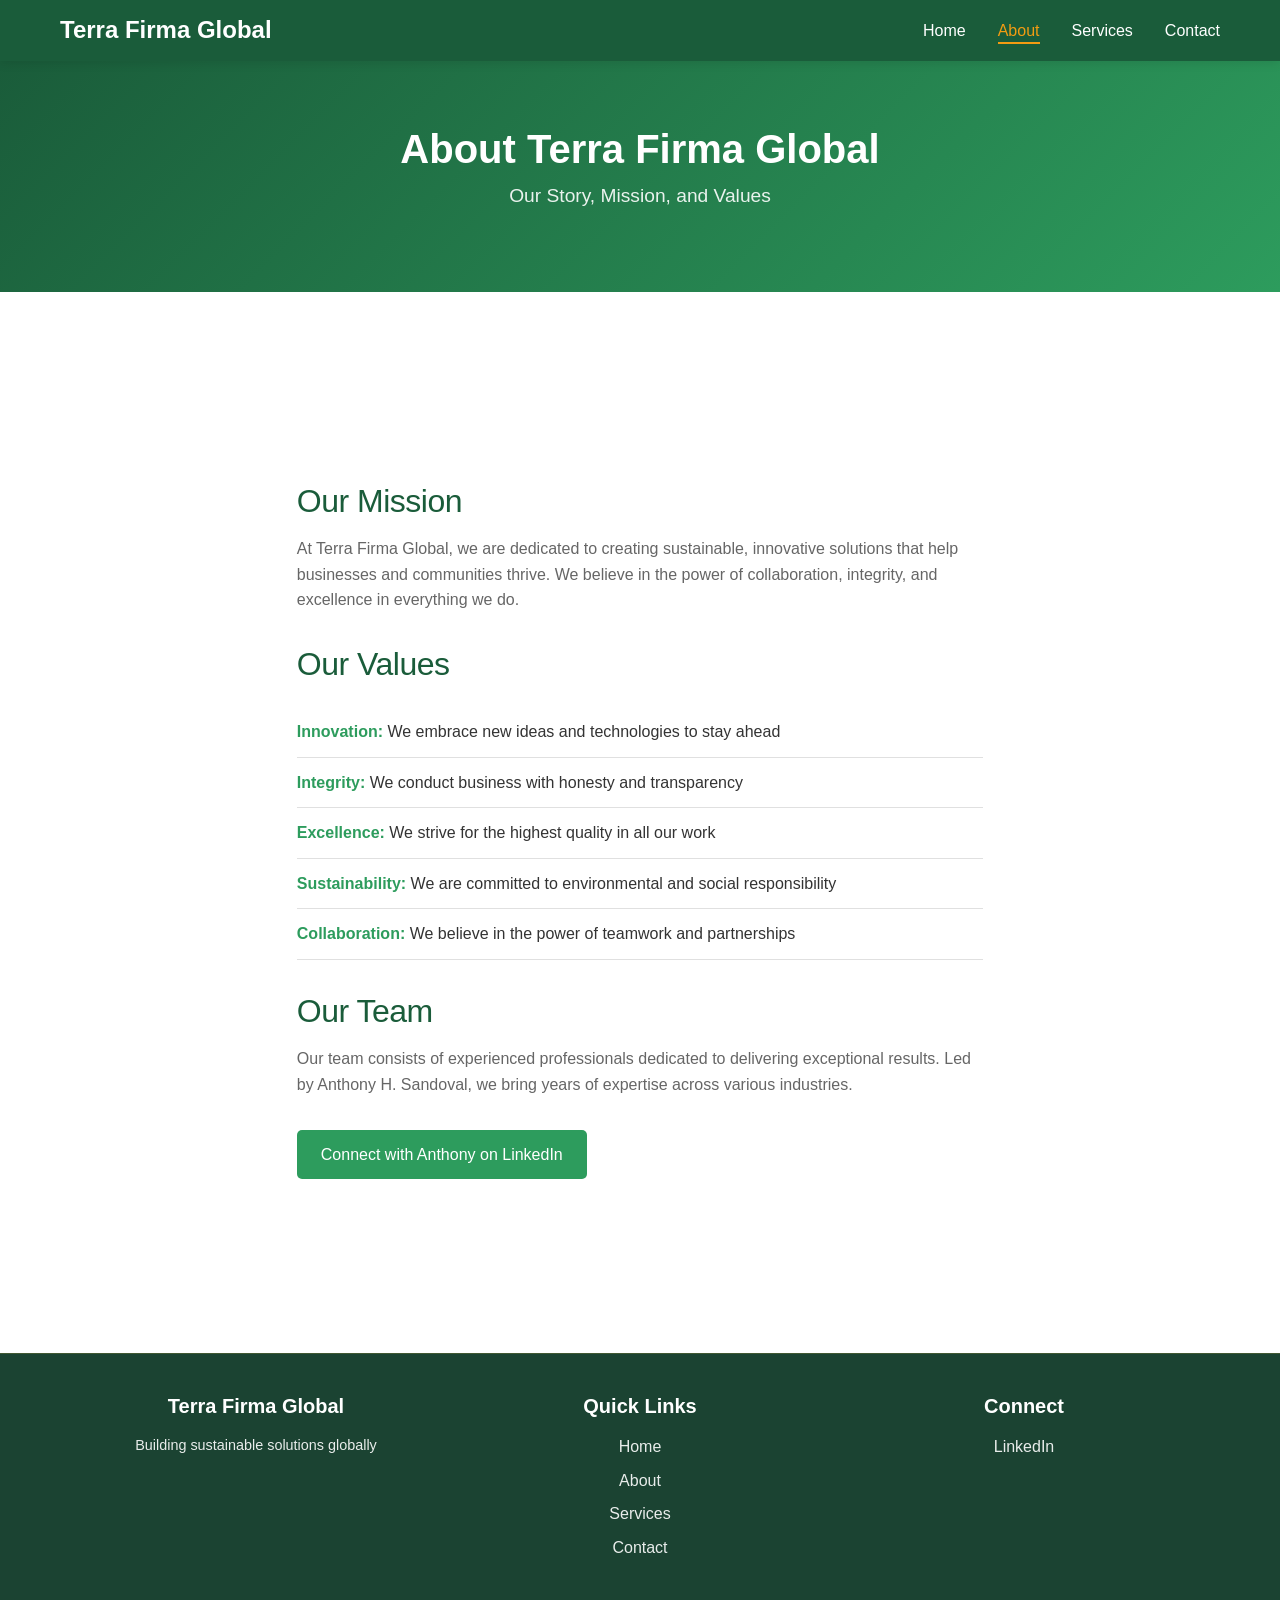
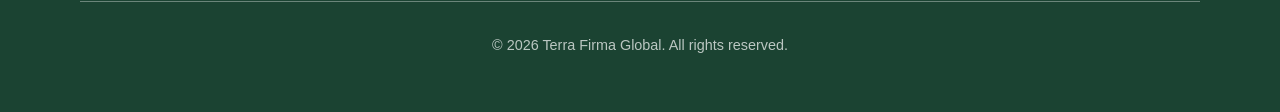
<file: about.html>
<!DOCTYPE html>
<html lang="en">
<head>
    <meta charset="UTF-8">
    <meta name="viewport" content="width=device-width, initial-scale=1.0">
    <meta name="description" content="About Terra Firma Global">
    <title>About Us - Terra Firma Global</title>
    <link rel="stylesheet" href="css/style.css">
    <link rel="stylesheet" href="css/responsive.css">
</head>
<body>
    <!-- Navigation -->
    <nav class="navbar">
        <div class="container">
            <div class="navbar-brand">
                <h1>Terra Firma Global</h1>
            </div>
            <ul class="nav-menu">
                <li><a href="index.html">Home</a></li>
                <li><a href="about.html" class="active">About</a></li>
                <li><a href="services.html">Services</a></li>
                <li><a href="contact.html">Contact</a></li>
            </ul>
            <div class="hamburger">
                <span></span>
                <span></span>
                <span></span>
            </div>
        </div>
    </nav>

    <!-- Page Header -->
    <section class="page-header">
        <h1>About Terra Firma Global</h1>
        <p>Our Story, Mission, and Values</p>
    </section>

    <!-- Main Content -->
    <div class="container content-section">
        <section class="about-content">
            <h2>Our Mission</h2>
            <p>At Terra Firma Global, we are dedicated to creating sustainable, innovative solutions that help businesses and communities thrive. We believe in the power of collaboration, integrity, and excellence in everything we do.</p>

            <h2>Our Values</h2>
            <ul class="values-list">
                <li><strong>Innovation:</strong> We embrace new ideas and technologies to stay ahead</li>
                <li><strong>Integrity:</strong> We conduct business with honesty and transparency</li>
                <li><strong>Excellence:</strong> We strive for the highest quality in all our work</li>
                <li><strong>Sustainability:</strong> We are committed to environmental and social responsibility</li>
                <li><strong>Collaboration:</strong> We believe in the power of teamwork and partnerships</li>
            </ul>

            <h2>Our Team</h2>
            <p>Our team consists of experienced professionals dedicated to delivering exceptional results. Led by Anthony H. Sandoval, we bring years of expertise across various industries.</p>
            <p><a href="https://www.linkedin.com/in/anthony-h-sandoval/" target="_blank" class="social-link">Connect with Anthony on LinkedIn</a></p>
        </section>
    </div>

    <!-- Footer -->
    <footer class="footer">
        <div class="container">
            <div class="footer-content">
                <div class="footer-section">
                    <h4>Terra Firma Global</h4>
                    <p>Building sustainable solutions globally</p>
                </div>
                <div class="footer-section">
                    <h4>Quick Links</h4>
                    <ul>
                        <li><a href="index.html">Home</a></li>
                        <li><a href="about.html">About</a></li>
                        <li><a href="services.html">Services</a></li>
                        <li><a href="contact.html">Contact</a></li>
                    </ul>
                </div>
                <div class="footer-section">
                    <h4>Connect</h4>
                    <ul>
                        <li><a href="https://www.linkedin.com/in/anthony-h-sandoval/" target="_blank">LinkedIn</a></li>
                    </ul>
                </div>
            </div>
            <div class="footer-bottom">
                <p>&copy; 2026 Terra Firma Global. All rights reserved.</p>
            </div>
        </div>
    </footer>

    <script src="js/main.js"></script>
</body>
</html>
</file>
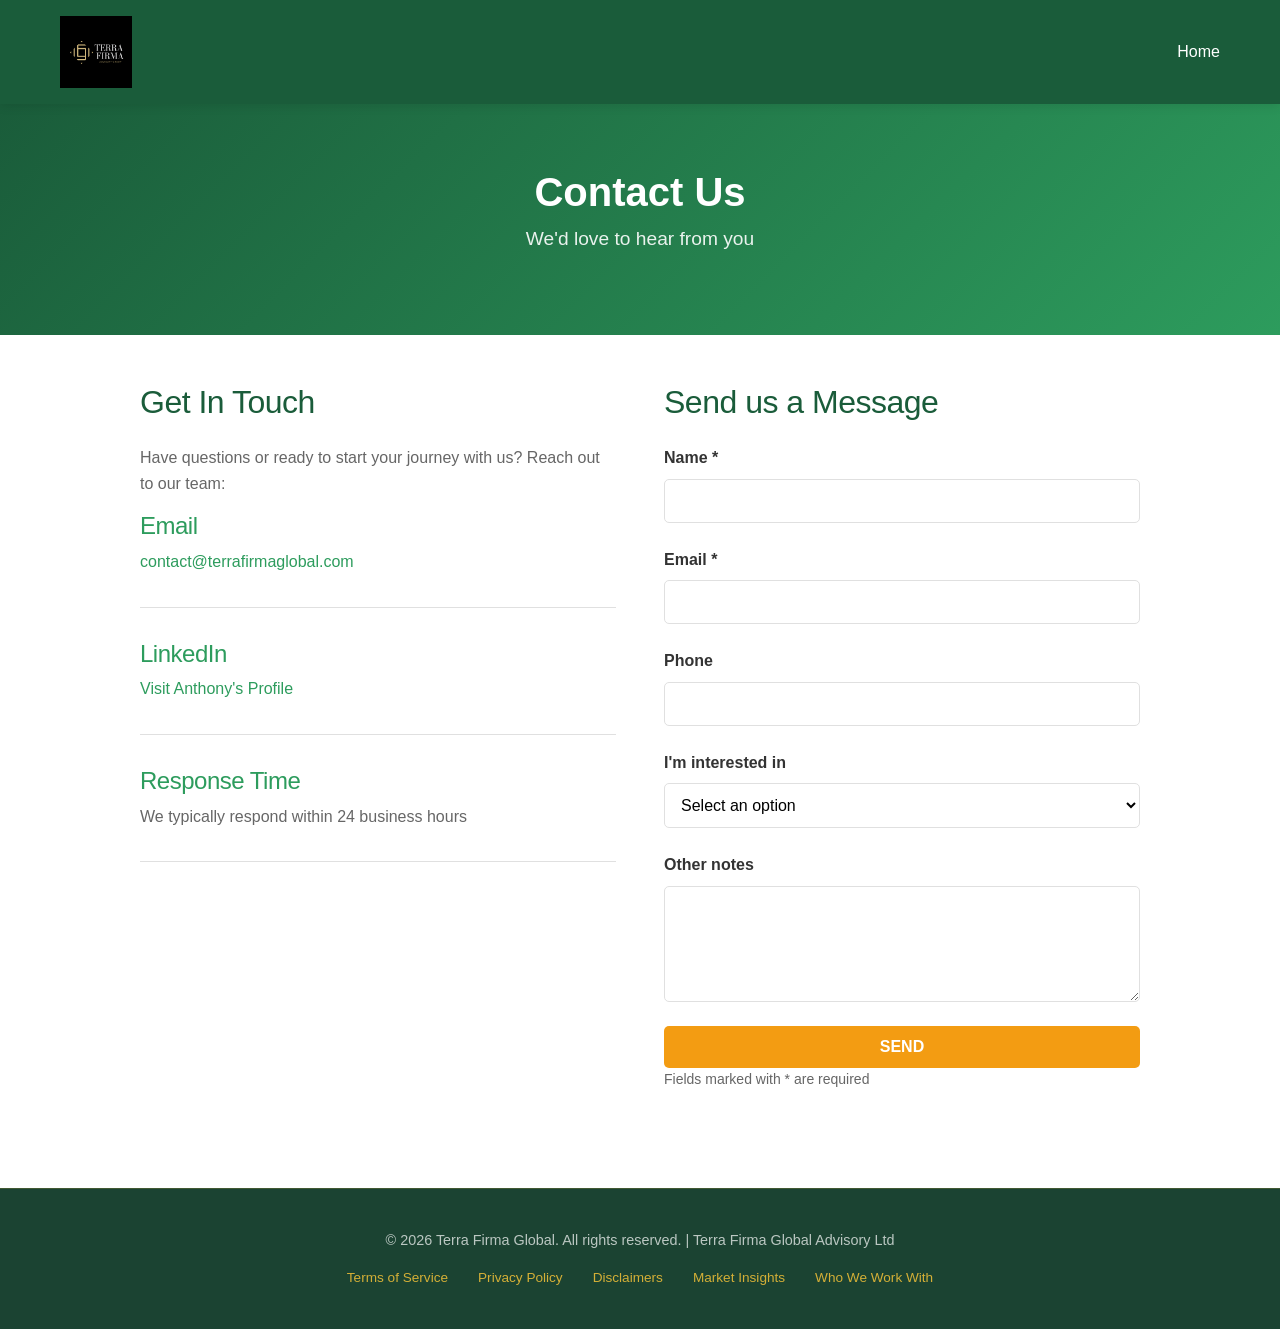
<file: contact.html>
<!DOCTYPE html>
<html lang="en">
<head>
    <meta charset="UTF-8">
    <meta name="viewport" content="width=device-width, initial-scale=1.0">
    <meta name="description" content="Contact Terra Firma Global">
    <title>Contact - Terra Firma Global</title>
    <link rel="icon" href="assets/Terra%20Firma%20Favicon%20icon.ico" type="image/x-icon">
    <link rel="stylesheet" href="css/style.css">
    <link rel="stylesheet" href="css/responsive.css">
</head>
<body>
    <!-- Navigation -->
    <nav class="navbar">
        <div class="container">
            <div class="navbar-brand">
                <a href="index.html" aria-label="Terra Firma Global home">
                    <img src="assets/logo.png" alt="Terra Firma Global" class="logo-img">
                </a>
            </div>
            <ul class="nav-menu">
                <li><a href="index.html">Home</a></li>
            </ul>
            <div class="hamburger">
                <span></span>
                <span></span>
                <span></span>
            </div>
        </div>
    </nav>

    <!-- Page Header -->
    <section class="page-header">
        <h1>Contact Us</h1>
        <p>We'd love to hear from you</p>
    </section>

    <!-- Contact Content -->
    <div class="container content-section">
        <div class="contact-container">
            <div class="contact-info">
                <h2>Get In Touch</h2>
                <p>Have questions or ready to start your journey with us? Reach out to our team:</p>
                
                <div class="contact-item">
                    <h3>Email</h3>
                    <p><a href="mailto:contact@terrafirmaglobal.com">contact@terrafirmaglobal.com</a></p>
                </div>

                <div class="contact-item">
                    <h3>LinkedIn</h3>
                    <p><a href="https://www.linkedin.com/in/anthony-h-sandoval/" target="_blank">Visit Anthony's Profile</a></p>
                </div>

                <div class="contact-item">
                    <h3>Response Time</h3>
                    <p>We typically respond within 24 business hours</p>
                </div>
            </div>

            <div class="contact-form-wrapper">
                <h2>Send us a Message</h2>
                <form class="contact-form" id="contactForm"
                      action="https://api.web3forms.com/submit"
                      method="POST">
                    <!-- Web3Forms public client access key.
                         Restrict allowed domains in your Web3Forms dashboard
                         (Settings → Allowed Domains) to prevent misuse. -->
                    <input type="hidden" name="access_key" value="d882123c-af77-4c73-9332-f97ae91d70e3">
                    <!-- Honeypot spam protection -->
                    <input type="checkbox" name="botcheck" style="display:none" tabindex="-1" aria-hidden="true">

                    <div class="form-group">
                        <label for="name">Name <span aria-label="required">*</span></label>
                        <input type="text" id="name" name="name" autocomplete="name" required>
                    </div>

                    <div class="form-group">
                        <label for="email">Email <span aria-label="required">*</span></label>
                        <input type="email" id="email" name="email" autocomplete="email" required>
                    </div>

                    <div class="form-group">
                        <label for="phone">Phone</label>
                        <input type="tel" id="phone" name="phone" autocomplete="tel">
                    </div>

                    <div class="form-group">
                        <label for="interest">I'm interested in</label>
                        <select id="interest" name="interest">
                            <option value="" disabled selected>Select an option</option>
                            <option value="Advisory Services">Advisory Services</option>
                            <option value="Consulting">Consulting</option>
                            <option value="Partnerships">Partnerships</option>
                            <option value="General Inquiry">General Inquiry</option>
                            <option value="Other">Other</option>
                        </select>
                    </div>

                    <div class="form-group">
                        <label for="notes">Other notes</label>
                        <textarea id="notes" name="notes" rows="5"></textarea>
                    </div>

                    <button type="submit" class="submit-button" id="submitBtn">SEND</button>
                    <p class="form-note">Fields marked with <span aria-label="required">*</span> are required</p>
                    <div id="formStatus" class="form-status" role="status" aria-live="polite"></div>
                </form>
            </div>
        </div>
    </div>

    <!-- Footer -->
    <footer>
        <p>&copy; 2026 Terra Firma Global. All rights reserved. | Terra Firma Global Advisory Ltd</p>
        <div class="footer-legal">
            <a href="terms.html">Terms of Service</a>
            <a href="privacy.html">Privacy Policy</a>
            <a href="disclaimers.html">Disclaimers</a>
            <a href="market-insights.html">Market Insights</a>
            <a href="who-we-work-with.html">Who We Work With</a>
        </div>
    </footer>

    <script src="js/main.js"></script>
    <script src="js/contact.js"></script>
</body>
</html>
</file>
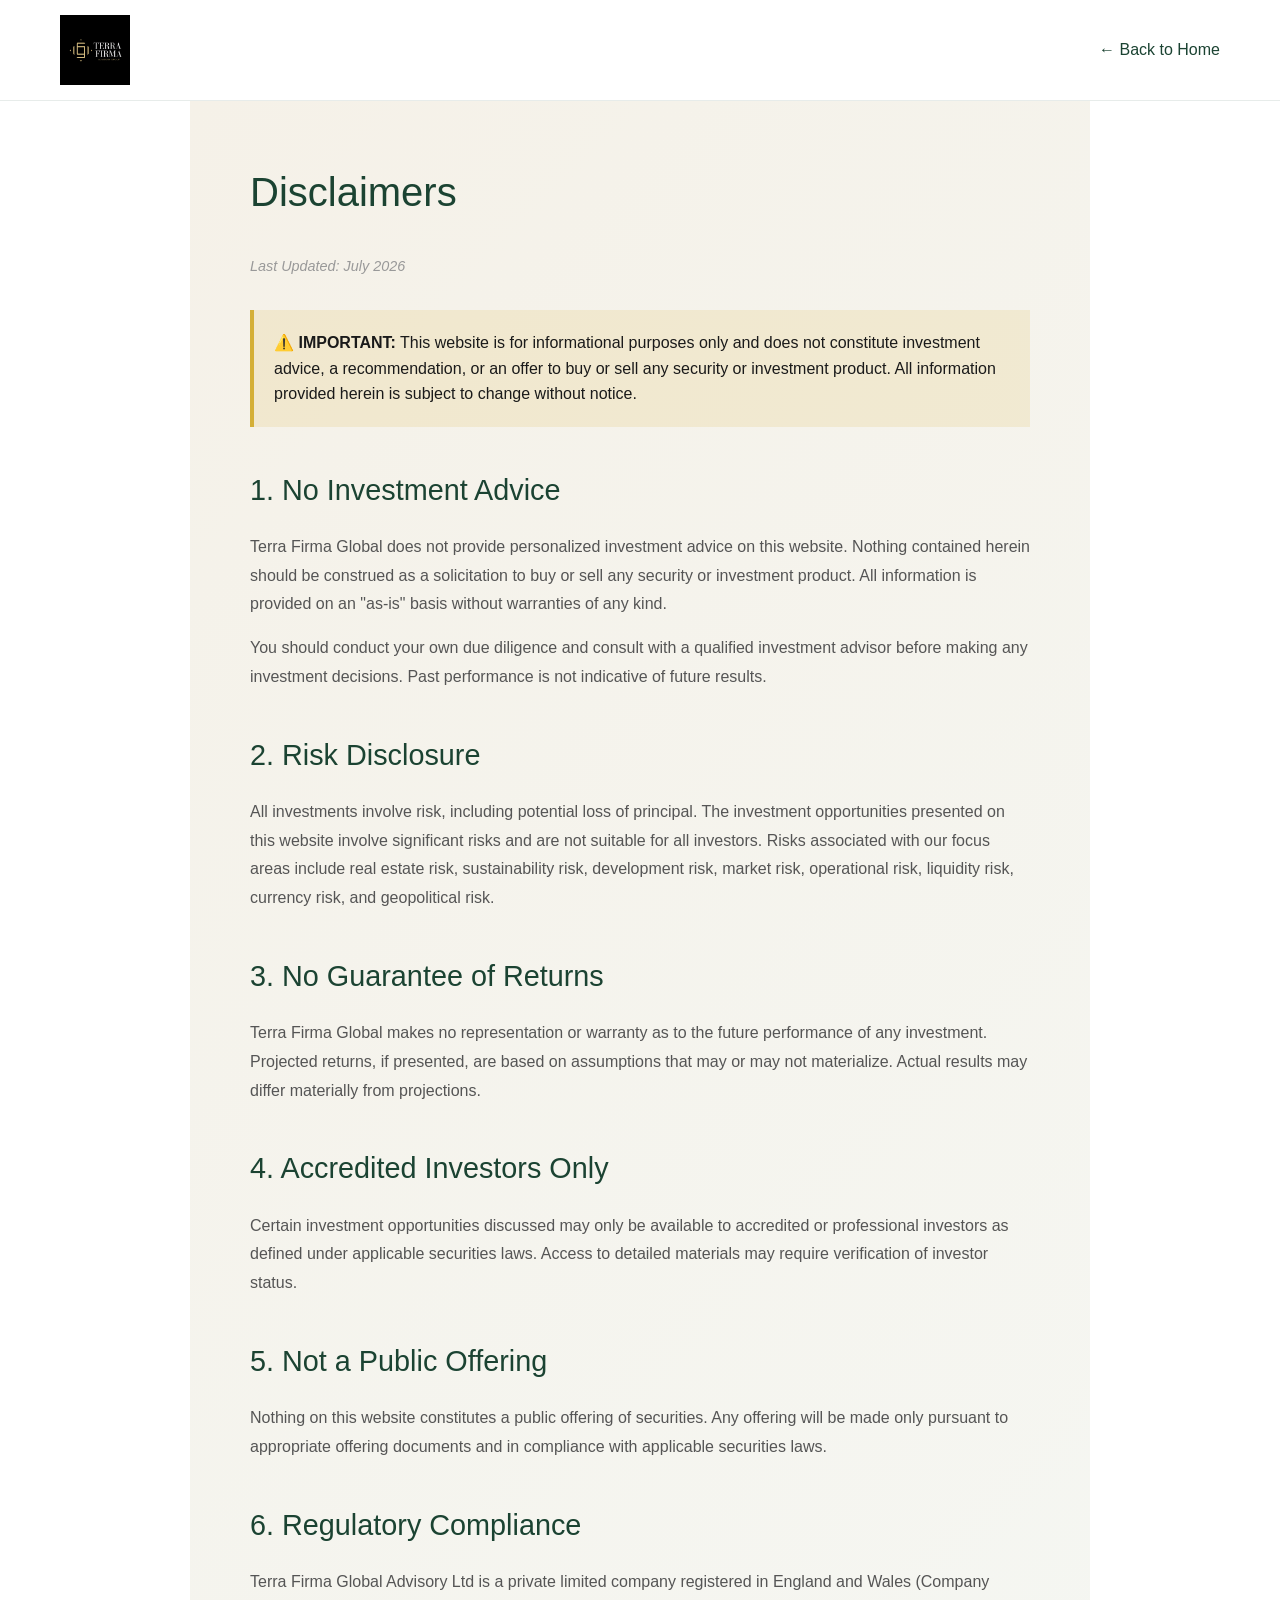
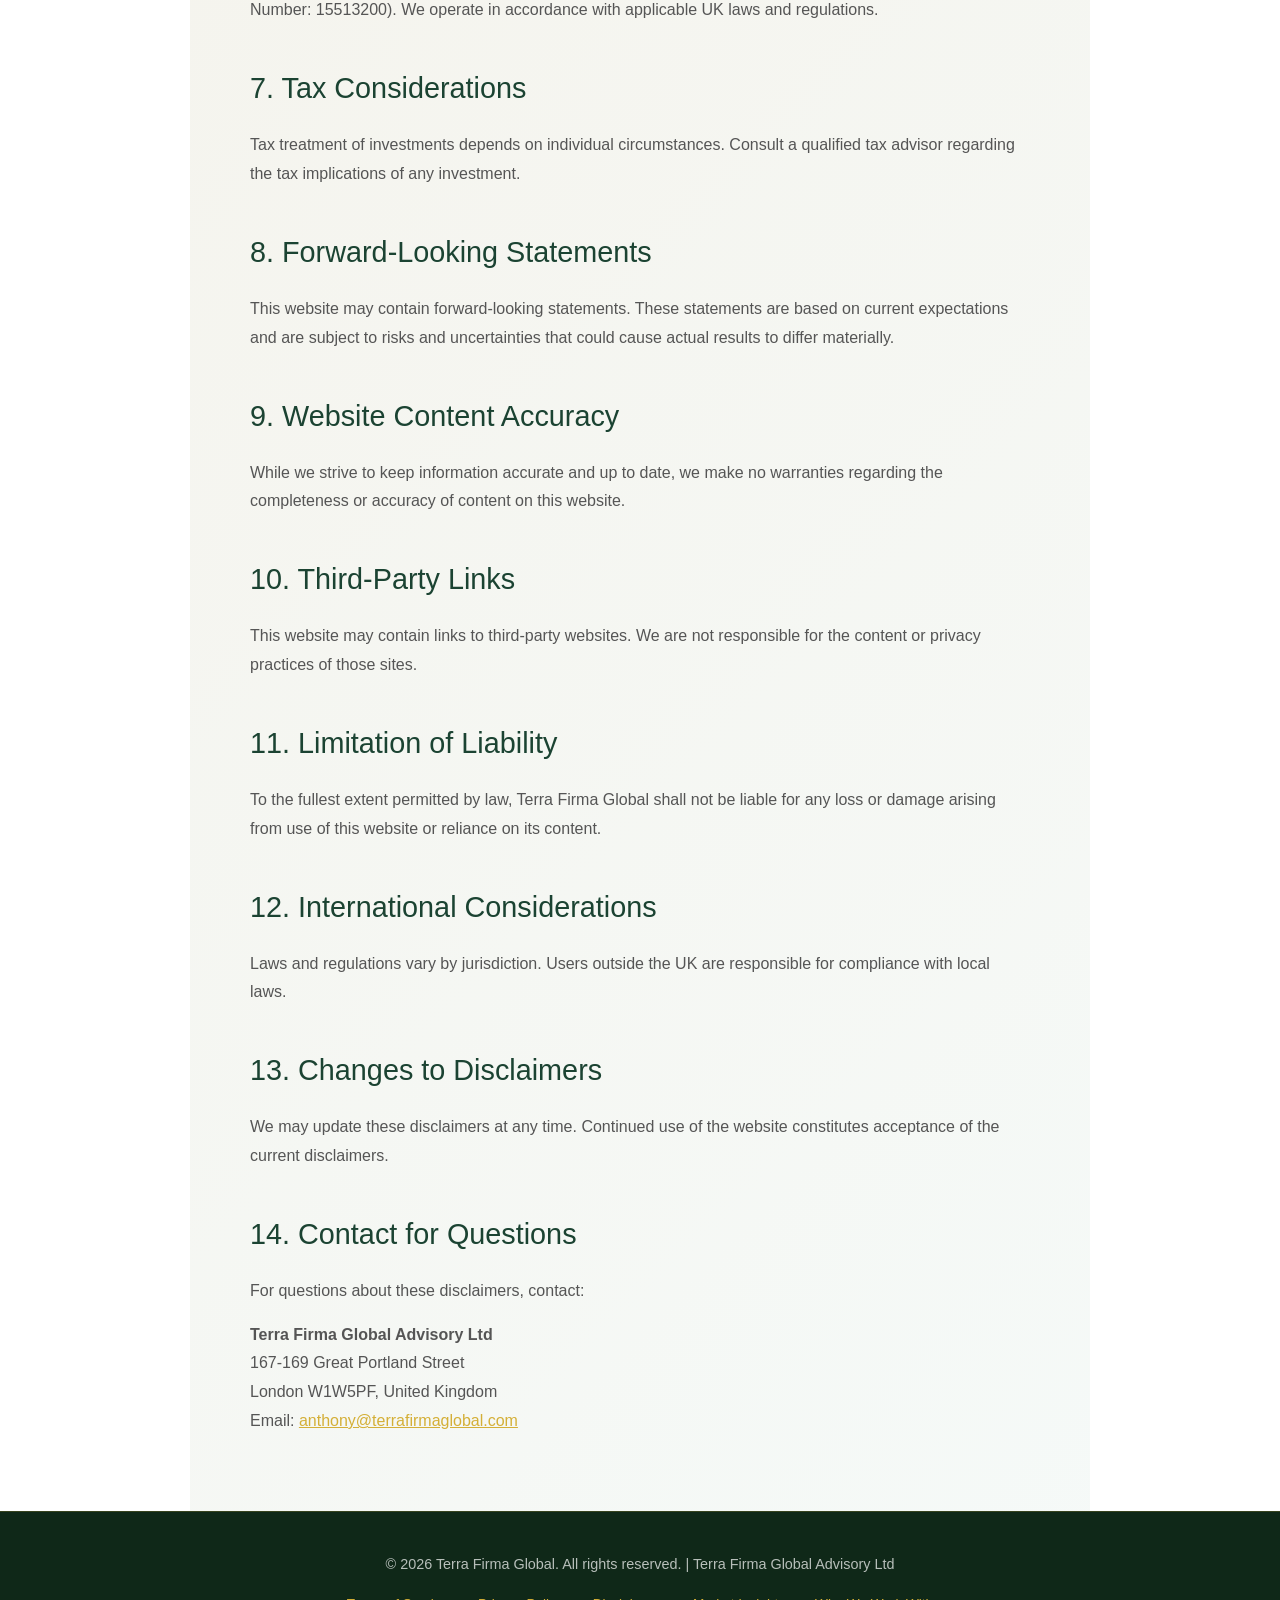
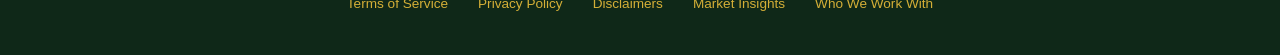
<file: disclaimers.html>
<!DOCTYPE html>
<html lang="en">
<head>
    <meta charset="UTF-8">
    <meta name="viewport" content="width=device-width, initial-scale=1.0">
    <meta name="description" content="Disclaimers - Terra Firma Global">
    <title>Disclaimers | Terra Firma Global</title>
    <link rel="icon" href="assets/Terra%20Firma%20Favicon%20icon.ico" type="image/x-icon">
    <link rel="stylesheet" href="https://cdnjs.cloudflare.com/ajax/libs/font-awesome/6.4.0/css/all.min.css">
    <style>
        * { margin: 0; padding: 0; box-sizing: border-box; }
        html { scroll-behavior: smooth; }
        body { font-family: -apple-system, BlinkMacSystemFont, 'Segoe UI', Roboto, 'Helvetica Neue', Arial, sans-serif; color: #1a1a1a; background: #ffffff; line-height: 1.6; }
        :root { --primary-green: #1b4332; --secondary-green: #2d6a4f; --light-green: #40916c; --warm-gold: #d4af37; --cream: #f5f1e8; --dark-bg: #0f2818; }
        nav { position: fixed; top: 0; width: 100%; background: rgba(255, 255, 255, 0.98); z-index: 1000; padding: 15px 60px; display: flex; justify-content: space-between; align-items: center; border-bottom: 1px solid rgba(27, 67, 50, 0.1); backdrop-filter: blur(10px); }
        nav .logo { height: 70px; width: auto; display: flex; align-items: center; transition: all 0.3s ease; }
        nav .logo:hover { opacity: 0.8; transform: scale(1.05); }
        nav .logo img { height: 100%; width: auto; object-fit: contain; }
        nav a.back-link { color: var(--primary-green); text-decoration: none; font-weight: 500; transition: color 0.3s ease; }
        nav a.back-link:hover { color: var(--light-green); }
        .content { max-width: 900px; margin: 100px auto 0; padding: 60px; background: linear-gradient(135deg, var(--cream) 0%, rgba(64, 145, 108, 0.05) 100%); min-height: calc(100vh - 100px); }
        h1 { color: var(--primary-green); font-size: 2.5rem; margin-bottom: 30px; font-weight: 300; }
        h2 { color: var(--primary-green); font-size: 1.8rem; margin-top: 40px; margin-bottom: 20px; font-weight: 400; }
        p { color: #555; margin-bottom: 15px; line-height: 1.8; }
        ul { margin-left: 30px; margin-bottom: 15px; }
        li { color: #555; margin-bottom: 10px; line-height: 1.8; }
        .last-updated { color: #999; font-size: 0.9rem; font-style: italic; margin-bottom: 30px; }
        .warning-box { background: rgba(212, 175, 55, 0.15); border-left: 4px solid var(--warm-gold); padding: 20px; margin-bottom: 30px; }
        footer { background: var(--dark-bg); color: white; padding: 40px 60px; text-align: center; border-top: 1px solid rgba(212, 175, 55, 0.2); }
        footer p { color: rgba(255, 255, 255, 0.7); font-size: 0.9rem; margin-bottom: 15px; }
        .footer-legal { display: flex; justify-content: center; gap: 30px; flex-wrap: wrap; margin-top: 15px; }
        .footer-legal a { color: var(--warm-gold); text-decoration: none; font-size: 0.85rem; transition: opacity 0.3s ease; }
        .footer-legal a:hover { opacity: 0.8; }
        @media (max-width: 768px) { nav { padding: 15px 20px; } .content { padding: 30px 20px; margin-top: 80px; } h1 { font-size: 1.8rem; } h2 { font-size: 1.3rem; } }
    </style>
</head>
<body>
    <nav>
        <a href="index.html" class="logo"><img src="assets/logo.png" alt="Terra Firma Global Logo"></a>
        <a href="index.html" class="back-link">← Back to Home</a>
    </nav>
    <div class="content">
        <h1>Disclaimers</h1>
        <p class="last-updated">Last Updated: July 2026</p>
        <div class="warning-box">
            <strong>⚠️ IMPORTANT:</strong> This website is for informational purposes only and does not constitute investment advice, a recommendation, or an offer to buy or sell any security or investment product. All information provided herein is subject to change without notice.
        </div>
        <h2>1. No Investment Advice</h2>
        <p>Terra Firma Global does not provide personalized investment advice on this website. Nothing contained herein should be construed as a solicitation to buy or sell any security or investment product. All information is provided on an "as-is" basis without warranties of any kind.</p>
        <p>You should conduct your own due diligence and consult with a qualified investment advisor before making any investment decisions. Past performance is not indicative of future results.</p>
        <h2>2. Risk Disclosure</h2>
        <p>All investments involve risk, including potential loss of principal. The investment opportunities presented on this website involve significant risks and are not suitable for all investors. Risks associated with our focus areas include real estate risk, sustainability risk, development risk, market risk, operational risk, liquidity risk, currency risk, and geopolitical risk.</p>
        <h2>3. No Guarantee of Returns</h2>
        <p>Terra Firma Global makes no representation or warranty as to the future performance of any investment. Projected returns, if presented, are based on assumptions that may or may not materialize. Actual results may differ materially from projections.</p>
        <h2>4. Accredited Investors Only</h2>
        <p>Certain investment opportunities discussed may only be available to accredited or professional investors as defined under applicable securities laws. Access to detailed materials may require verification of investor status.</p>
        <h2>5. Not a Public Offering</h2>
        <p>Nothing on this website constitutes a public offering of securities. Any offering will be made only pursuant to appropriate offering documents and in compliance with applicable securities laws.</p>
        <h2>6. Regulatory Compliance</h2>
        <p>Terra Firma Global Advisory Ltd is a private limited company registered in England and Wales (Company Number: 15513200). We operate in accordance with applicable UK laws and regulations.</p>
        <h2>7. Tax Considerations</h2>
        <p>Tax treatment of investments depends on individual circumstances. Consult a qualified tax advisor regarding the tax implications of any investment.</p>
        <h2>8. Forward-Looking Statements</h2>
        <p>This website may contain forward-looking statements. These statements are based on current expectations and are subject to risks and uncertainties that could cause actual results to differ materially.</p>
        <h2>9. Website Content Accuracy</h2>
        <p>While we strive to keep information accurate and up to date, we make no warranties regarding the completeness or accuracy of content on this website.</p>
        <h2>10. Third-Party Links</h2>
        <p>This website may contain links to third-party websites. We are not responsible for the content or privacy practices of those sites.</p>
        <h2>11. Limitation of Liability</h2>
        <p>To the fullest extent permitted by law, Terra Firma Global shall not be liable for any loss or damage arising from use of this website or reliance on its content.</p>
        <h2>12. International Considerations</h2>
        <p>Laws and regulations vary by jurisdiction. Users outside the UK are responsible for compliance with local laws.</p>
        <h2>13. Changes to Disclaimers</h2>
        <p>We may update these disclaimers at any time. Continued use of the website constitutes acceptance of the current disclaimers.</p>
        <h2>14. Contact for Questions</h2>
        <p>For questions about these disclaimers, contact:</p>
        <p><strong>Terra Firma Global Advisory Ltd</strong><br>167-169 Great Portland Street<br>London W1W5PF, United Kingdom<br>Email: <a href="mailto:anthony@terrafirmaglobal.com" style="color: var(--warm-gold);">anthony@terrafirmaglobal.com</a></p>
    </div>
    <footer>
        <p>&copy; 2026 Terra Firma Global. All rights reserved. | Terra Firma Global Advisory Ltd</p>
        <div class="footer-legal">
            <a href="terms.html">Terms of Service</a>
            <a href="privacy.html">Privacy Policy</a>
            <a href="disclaimers.html">Disclaimers</a>
            <a href="market-insights.html">Market Insights</a>
            <a href="who-we-work-with.html">Who We Work With</a>
        </div>
    </footer>
</body>
</html>
</file>
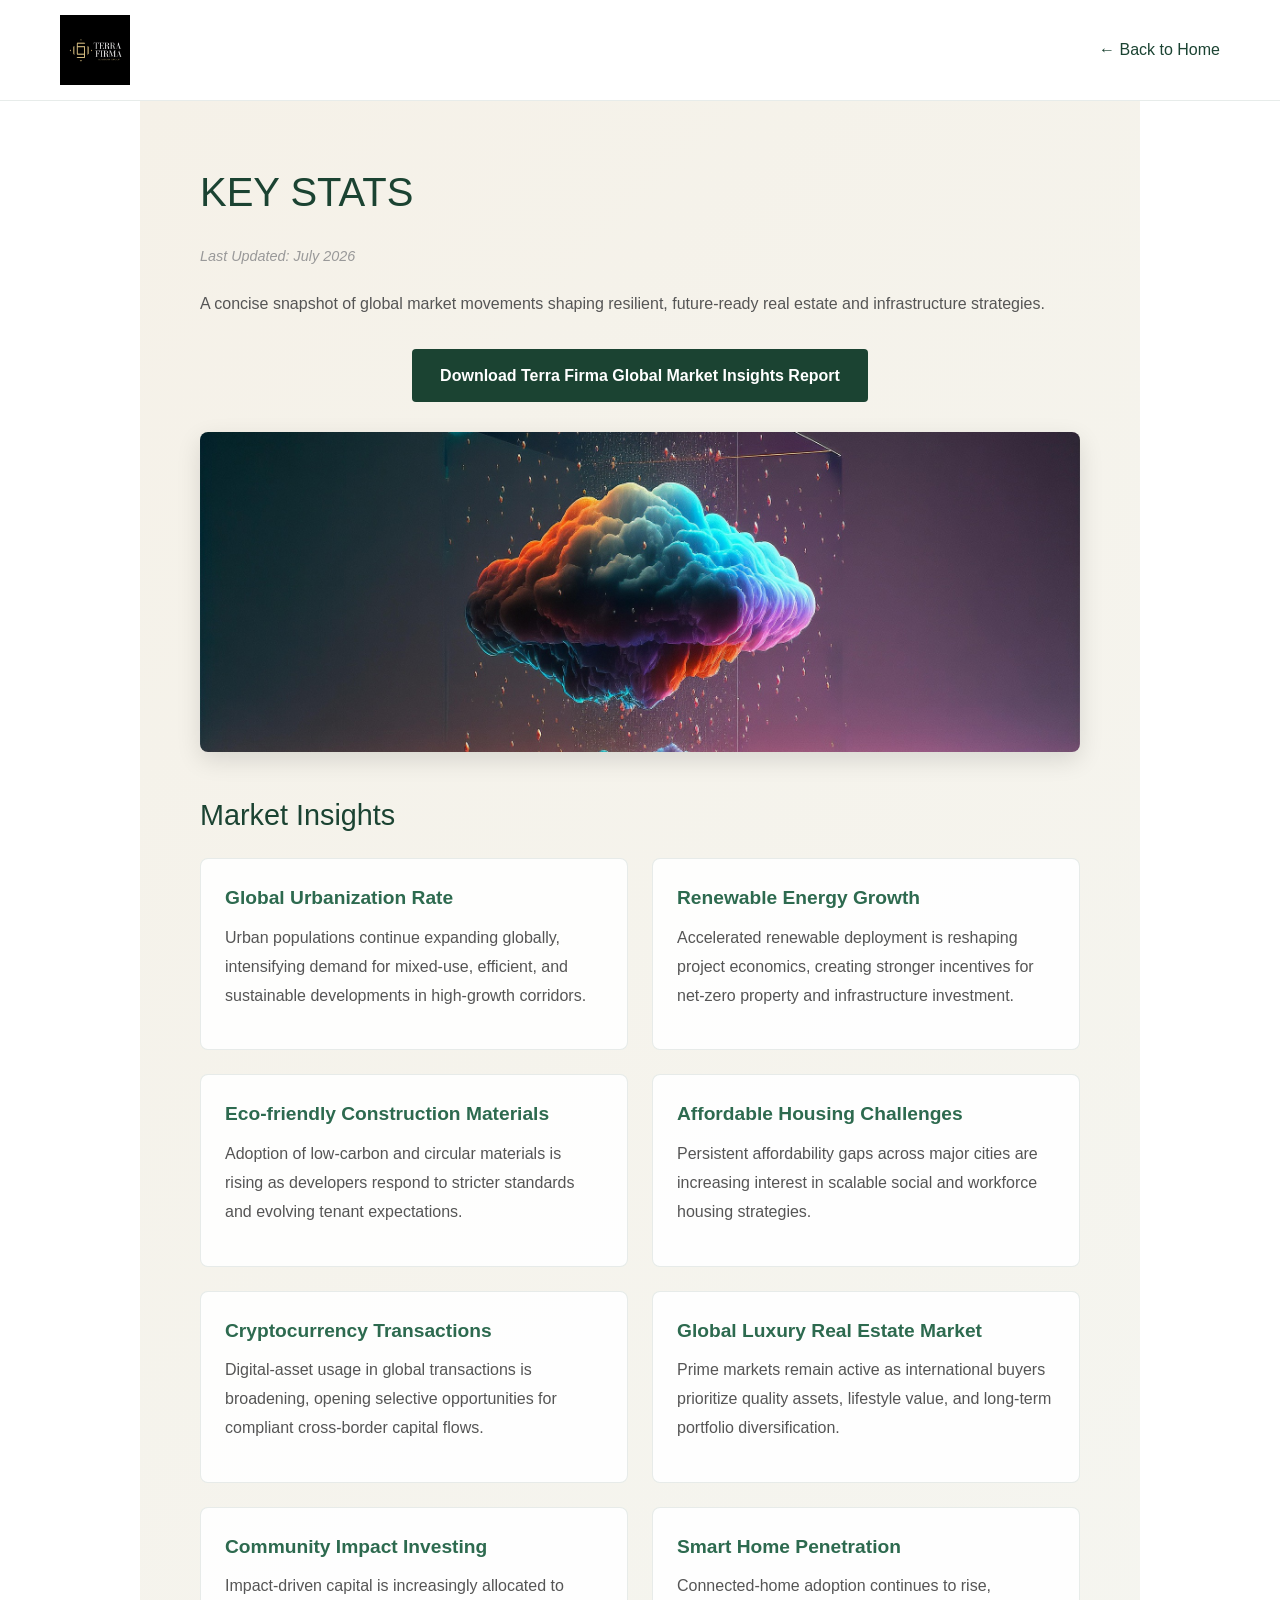
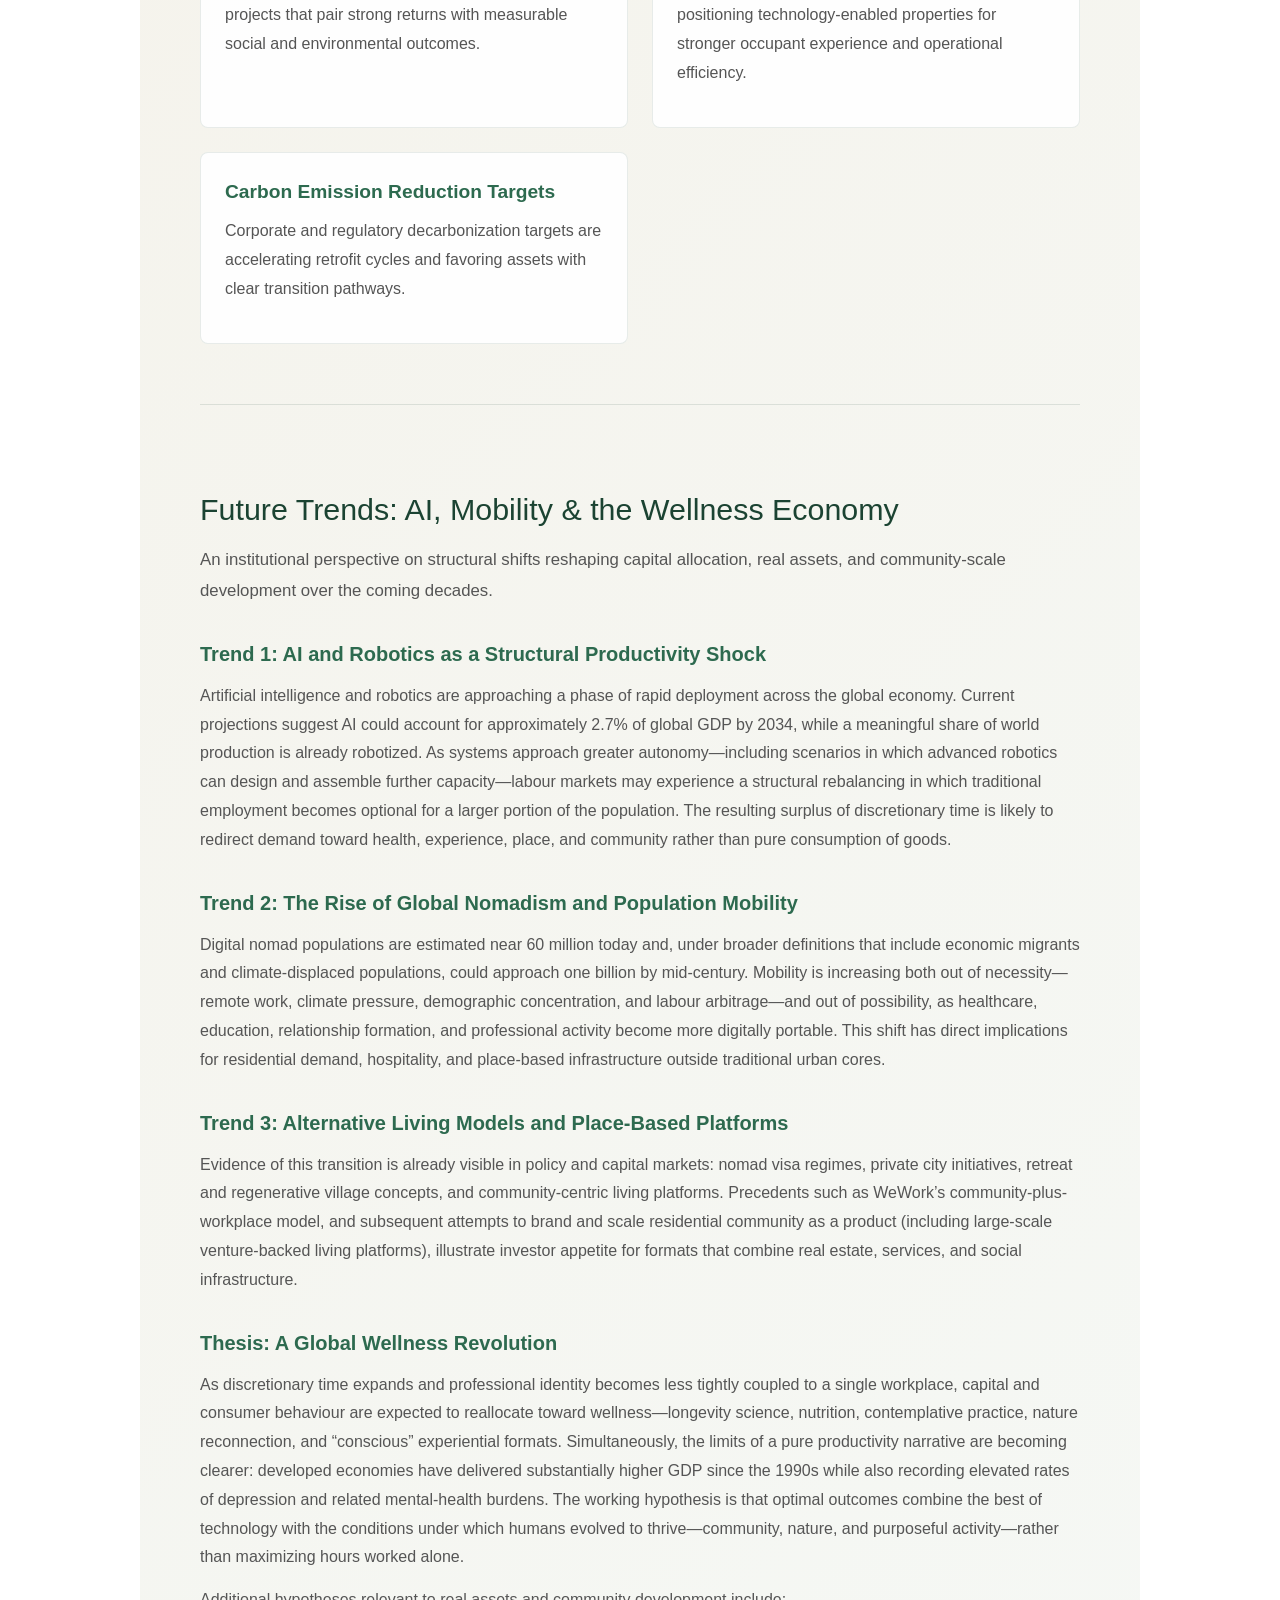
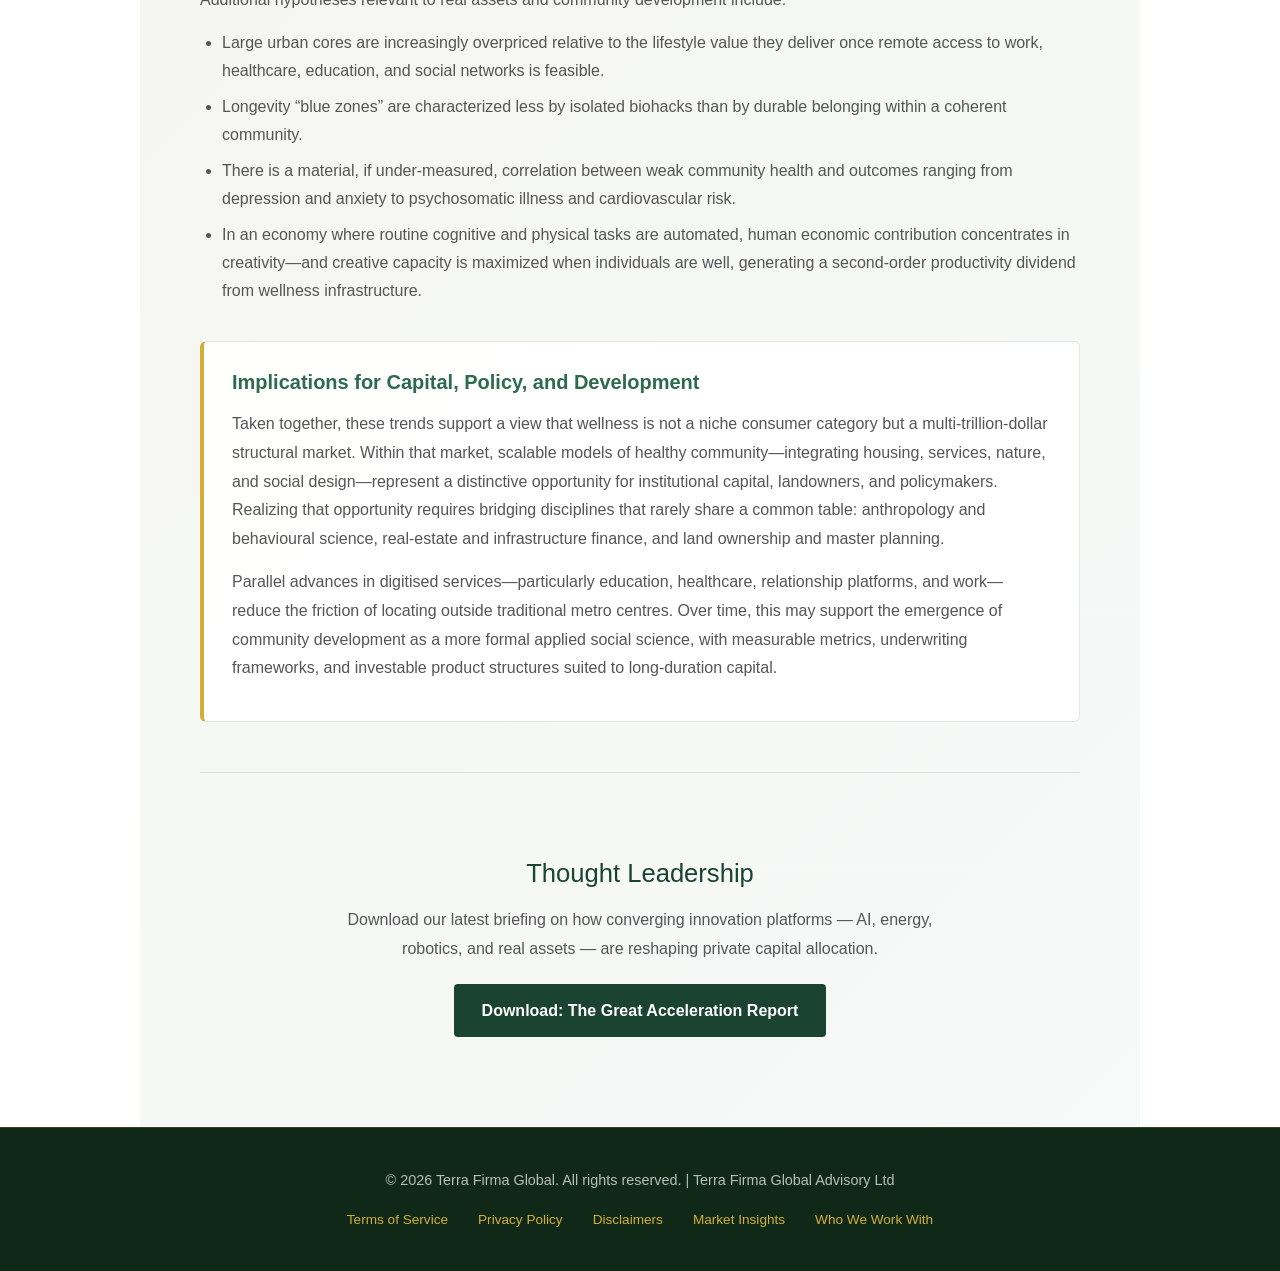
<file: market-insights.html>
<!DOCTYPE html>
<html lang="en">
<head>
    <meta charset="UTF-8">
    <meta name="viewport" content="width=device-width, initial-scale=1.0">
    <meta name="description" content="Key Stats & Market Insights - Terra Firma Global">
    <title>Key Stats & Market Insights | Terra Firma Global</title>
    <link rel="icon" href="assets/Terra%20Firma%20Favicon%20icon.ico" type="image/x-icon">
    <link rel="stylesheet" href="https://cdnjs.cloudflare.com/ajax/libs/font-awesome/6.4.0/css/all.min.css">
    <style>
        * { margin: 0; padding: 0; box-sizing: border-box; }
        html { scroll-behavior: smooth; }
        body { font-family: -apple-system, BlinkMacSystemFont, 'Segoe UI', Roboto, 'Helvetica Neue', Arial, sans-serif; color: #1a1a1a; background: #ffffff; line-height: 1.6; }
        :root { --primary-green: #1b4332; --secondary-green: #2d6a4f; --light-green: #40916c; --warm-gold: #d4af37; --cream: #f5f1e8; --dark-bg: #0f2818; }
        nav { position: fixed; top: 0; width: 100%; background: rgba(255, 255, 255, 0.98); z-index: 1000; padding: 15px 60px; display: flex; justify-content: space-between; align-items: center; border-bottom: 1px solid rgba(27, 67, 50, 0.1); backdrop-filter: blur(10px); }
        nav .logo { height: 70px; width: auto; display: flex; align-items: center; transition: all 0.3s ease; }
        nav .logo:hover { opacity: 0.8; transform: scale(1.05); }
        nav .logo img { height: 100%; width: auto; object-fit: contain; }
        nav a.back-link { color: var(--primary-green); text-decoration: none; font-weight: 500; transition: color 0.3s ease; }
        nav a.back-link:hover { color: var(--light-green); }
        .content { max-width: 1000px; margin: 100px auto 0; padding: 60px; background: linear-gradient(135deg, var(--cream) 0%, rgba(64, 145, 108, 0.05) 100%); min-height: calc(100vh - 100px); }
        h1 { color: var(--primary-green); font-size: 2.5rem; margin-bottom: 20px; font-weight: 300; }
        h2 { color: var(--primary-green); font-size: 1.8rem; margin-top: 40px; margin-bottom: 20px; font-weight: 400; }
        h3 { color: var(--secondary-green); font-size: 1.2rem; margin-bottom: 10px; font-weight: 600; }
        p { color: #555; margin-bottom: 15px; line-height: 1.8; }
        .last-updated { color: #999; font-size: 0.9rem; font-style: italic; margin-bottom: 20px; }
        .intro { margin-bottom: 30px; }
        .download-section { margin: 30px 0; text-align: center; }
        .download-button { display: inline-block; padding: 14px 28px; background: var(--primary-green); color: #fff; text-decoration: none; font-weight: 600; border-radius: 4px; transition: opacity 0.3s; }
        .download-button:hover { opacity: 0.9; }
        .featured-card { position: relative; margin: 30px 0; border-radius: 8px; overflow: hidden; box-shadow: 0 8px 24px rgba(0,0,0,0.12); }
        .featured-card img { width: 100%; height: auto; display: block; max-height: 320px; object-fit: cover; }
        .stats-grid { display: grid; grid-template-columns: repeat(auto-fit, minmax(280px, 1fr)); gap: 24px; margin-top: 20px; }
        .stat-card { background: rgba(255,255,255,0.9); border: 1px solid rgba(27,67,50,0.1); border-radius: 8px; padding: 24px; }
        .trends-section { margin-top: 60px; padding-top: 40px; border-top: 1px solid rgba(27, 67, 50, 0.12); }
        .trends-section h2 { color: var(--primary-green); font-size: 1.9rem; margin-bottom: 12px; font-weight: 400; }
        .trends-section .section-lead { color: #555; font-size: 1.05rem; line-height: 1.8; margin-bottom: 28px; max-width: 820px; }
        .trends-section h3 { color: var(--secondary-green); font-size: 1.25rem; margin-top: 32px; margin-bottom: 12px; font-weight: 600; }
        .trends-section p { color: #555; margin-bottom: 14px; line-height: 1.8; }
        .trends-section ul { margin: 8px 0 18px 22px; }
        .trends-section li { color: #555; margin-bottom: 8px; line-height: 1.75; }
        .trends-section .conclusion-box { margin-top: 36px; padding: 24px 28px; background: rgba(255, 255, 255, 0.92); border: 1px solid rgba(27, 67, 50, 0.12); border-left: 4px solid var(--warm-gold); border-radius: 6px; }
        .trends-section .conclusion-box h3 { margin-top: 0; }
        footer { background: var(--dark-bg); color: white; padding: 40px 60px; text-align: center; border-top: 1px solid rgba(212, 175, 55, 0.2); }
        footer p { color: rgba(255, 255, 255, 0.7); font-size: 0.9rem; margin-bottom: 15px; }
        .footer-legal { display: flex; justify-content: center; gap: 30px; flex-wrap: wrap; margin-top: 15px; }
        .footer-legal a { color: var(--warm-gold); text-decoration: none; font-size: 0.85rem; transition: opacity 0.3s ease; }
        .footer-legal a:hover { opacity: 0.8; }
        @media (max-width: 768px) { nav { padding: 15px 20px; } .content { padding: 30px 20px; margin-top: 80px; } h1 { font-size: 1.8rem; } }
    </style>
</head>
<body>
    <nav>
        <a href="index.html" class="logo"><img src="assets/logo.png" alt="Terra Firma Global Logo"></a>
        <a href="index.html" class="back-link">← Back to Home</a>
    </nav>
    <div class="content">
        <h1>KEY STATS</h1>
        <p class="last-updated">Last Updated: July 2026</p>
        <p class="intro">A concise snapshot of global market movements shaping resilient, future-ready real estate and infrastructure strategies.</p>
        <div class="download-section">
            <a class="download-button" href="assets/Terra_Firma_Global_Market_Insights_Report_2026.pdf" download>Download Terra Firma Global Market Insights Report</a>
        </div>
        <div class="featured-card">
            <img src="assets/data.jpg" alt="Mountain landscape representing the Mardi Hills featured market area">
        </div>
        <h2>Market Insights</h2>
        <div class="stats-grid">
            <article class="stat-card"><h3>Global Urbanization Rate</h3><p>Urban populations continue expanding globally, intensifying demand for mixed-use, efficient, and sustainable developments in high-growth corridors.</p></article>
            <article class="stat-card"><h3>Renewable Energy Growth</h3><p>Accelerated renewable deployment is reshaping project economics, creating stronger incentives for net-zero property and infrastructure investment.</p></article>
            <article class="stat-card"><h3>Eco-friendly Construction Materials</h3><p>Adoption of low-carbon and circular materials is rising as developers respond to stricter standards and evolving tenant expectations.</p></article>
            <article class="stat-card"><h3>Affordable Housing Challenges</h3><p>Persistent affordability gaps across major cities are increasing interest in scalable social and workforce housing strategies.</p></article>
            <article class="stat-card"><h3>Cryptocurrency Transactions</h3><p>Digital-asset usage in global transactions is broadening, opening selective opportunities for compliant cross-border capital flows.</p></article>
            <article class="stat-card"><h3>Global Luxury Real Estate Market</h3><p>Prime markets remain active as international buyers prioritize quality assets, lifestyle value, and long-term portfolio diversification.</p></article>
            <article class="stat-card"><h3>Community Impact Investing</h3><p>Impact-driven capital is increasingly allocated to projects that pair strong returns with measurable social and environmental outcomes.</p></article>
            <article class="stat-card"><h3>Smart Home Penetration</h3><p>Connected-home adoption continues to rise, positioning technology-enabled properties for stronger occupant experience and operational efficiency.</p></article>
            <article class="stat-card"><h3>Carbon Emission Reduction Targets</h3><p>Corporate and regulatory decarbonization targets are accelerating retrofit cycles and favoring assets with clear transition pathways.</p></article>
        </div>

        <section class="trends-section" id="future-trends">
            <h2>Future Trends: AI, Mobility & the Wellness Economy</h2>
            <p class="section-lead">An institutional perspective on structural shifts reshaping capital allocation, real assets, and community-scale development over the coming decades.</p>

            <h3>Trend 1: AI and Robotics as a Structural Productivity Shock</h3>
            <p>Artificial intelligence and robotics are approaching a phase of rapid deployment across the global economy. Current projections suggest AI could account for approximately 2.7% of global GDP by 2034, while a meaningful share of world production is already robotized. As systems approach greater autonomy—including scenarios in which advanced robotics can design and assemble further capacity—labour markets may experience a structural rebalancing in which traditional employment becomes optional for a larger portion of the population. The resulting surplus of discretionary time is likely to redirect demand toward health, experience, place, and community rather than pure consumption of goods.</p>

            <h3>Trend 2: The Rise of Global Nomadism and Population Mobility</h3>
            <p>Digital nomad populations are estimated near 60 million today and, under broader definitions that include economic migrants and climate-displaced populations, could approach one billion by mid-century. Mobility is increasing both out of necessity—remote work, climate pressure, demographic concentration, and labour arbitrage—and out of possibility, as healthcare, education, relationship formation, and professional activity become more digitally portable. This shift has direct implications for residential demand, hospitality, and place-based infrastructure outside traditional urban cores.</p>

            <h3>Trend 3: Alternative Living Models and Place-Based Platforms</h3>
            <p>Evidence of this transition is already visible in policy and capital markets: nomad visa regimes, private city initiatives, retreat and regenerative village concepts, and community-centric living platforms. Precedents such as WeWork’s community-plus-workplace model, and subsequent attempts to brand and scale residential community as a product (including large-scale venture-backed living platforms), illustrate investor appetite for formats that combine real estate, services, and social infrastructure.</p>

            <h3>Thesis: A Global Wellness Revolution</h3>
            <p>As discretionary time expands and professional identity becomes less tightly coupled to a single workplace, capital and consumer behaviour are expected to reallocate toward wellness—longevity science, nutrition, contemplative practice, nature reconnection, and “conscious” experiential formats. Simultaneously, the limits of a pure productivity narrative are becoming clearer: developed economies have delivered substantially higher GDP since the 1990s while also recording elevated rates of depression and related mental-health burdens. The working hypothesis is that optimal outcomes combine the best of technology with the conditions under which humans evolved to thrive—community, nature, and purposeful activity—rather than maximizing hours worked alone.</p>
            <p>Additional hypotheses relevant to real assets and community development include:</p>
            <ul>
                <li>Large urban cores are increasingly overpriced relative to the lifestyle value they deliver once remote access to work, healthcare, education, and social networks is feasible.</li>
                <li>Longevity “blue zones” are characterized less by isolated biohacks than by durable belonging within a coherent community.</li>
                <li>There is a material, if under-measured, correlation between weak community health and outcomes ranging from depression and anxiety to psychosomatic illness and cardiovascular risk.</li>
                <li>In an economy where routine cognitive and physical tasks are automated, human economic contribution concentrates in creativity—and creative capacity is maximized when individuals are well, generating a second-order productivity dividend from wellness infrastructure.</li>
            </ul>

            <div class="conclusion-box">
                <h3>Implications for Capital, Policy, and Development</h3>
                <p>Taken together, these trends support a view that wellness is not a niche consumer category but a multi-trillion-dollar structural market. Within that market, scalable models of healthy community—integrating housing, services, nature, and social design—represent a distinctive opportunity for institutional capital, landowners, and policymakers. Realizing that opportunity requires bridging disciplines that rarely share a common table: anthropology and behavioural science, real-estate and infrastructure finance, and land ownership and master planning.</p>
                <p>Parallel advances in digitised services—particularly education, healthcare, relationship platforms, and work—reduce the friction of locating outside traditional metro centres. Over time, this may support the emergence of community development as a more formal applied social science, with measurable metrics, underwriting frameworks, and investable product structures suited to long-duration capital.</p>
            </div>
        </section>

        <div class="download-section" style="margin-top: 50px; padding-top: 40px; border-top: 1px solid rgba(27, 67, 50, 0.12);">
            <h2 style="color: var(--primary-green); font-size: 1.6rem; margin-bottom: 12px; font-weight: 400;">Thought Leadership</h2>
            <p style="color: #555; margin-bottom: 20px; max-width: 640px; margin-left: auto; margin-right: auto;">Download our latest briefing on how converging innovation platforms — AI, energy, robotics, and real assets — are reshaping private capital allocation.</p>
            <a class="download-button" href="assets/Terra_Firma_The_Great_Acceleration_Report.pdf" download>Download: The Great Acceleration Report</a>
        </div>

    </div>
    <footer>
        <p>&copy; 2026 Terra Firma Global. All rights reserved. | Terra Firma Global Advisory Ltd</p>
        <div class="footer-legal">
            <a href="terms.html">Terms of Service</a>
            <a href="privacy.html">Privacy Policy</a>
            <a href="disclaimers.html">Disclaimers</a>
            <a href="market-insights.html">Market Insights</a>
            <a href="who-we-work-with.html">Who We Work With</a>
        </div>
    </footer>
</body>
</html>
</file>
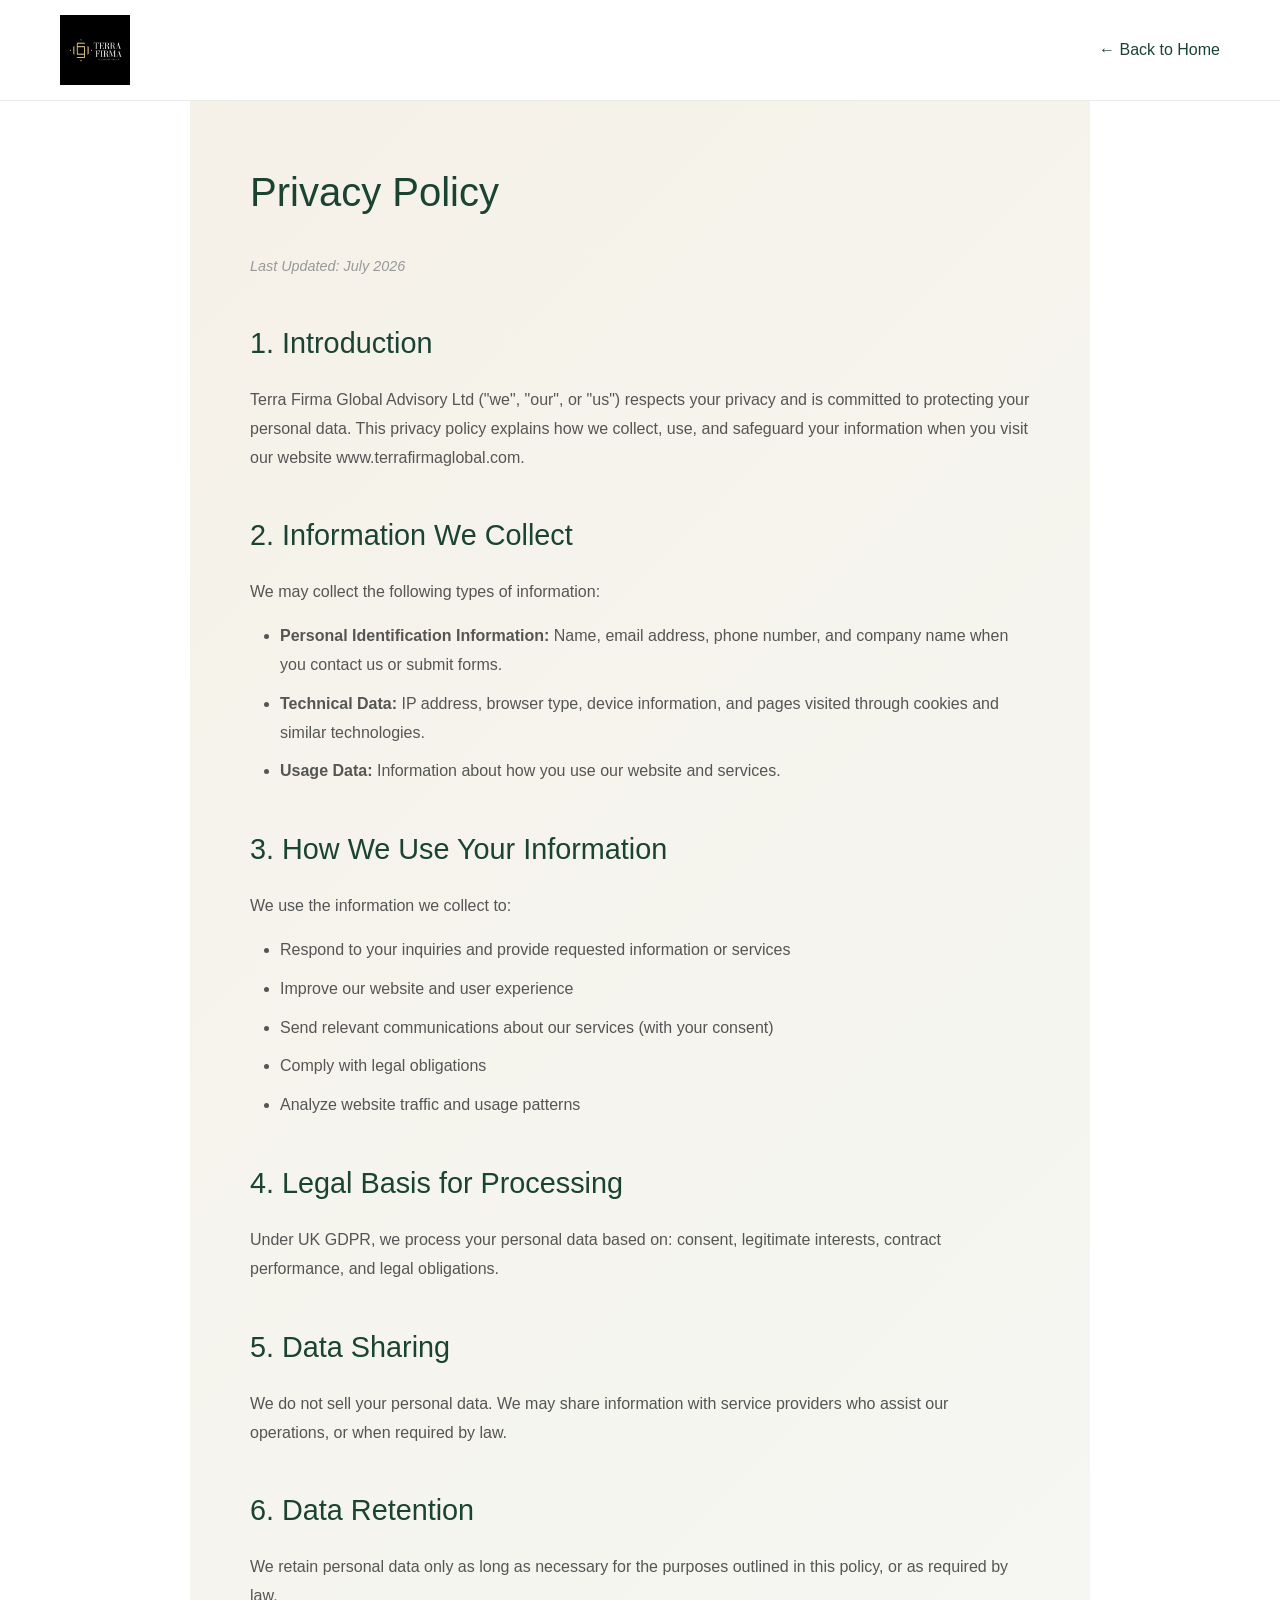
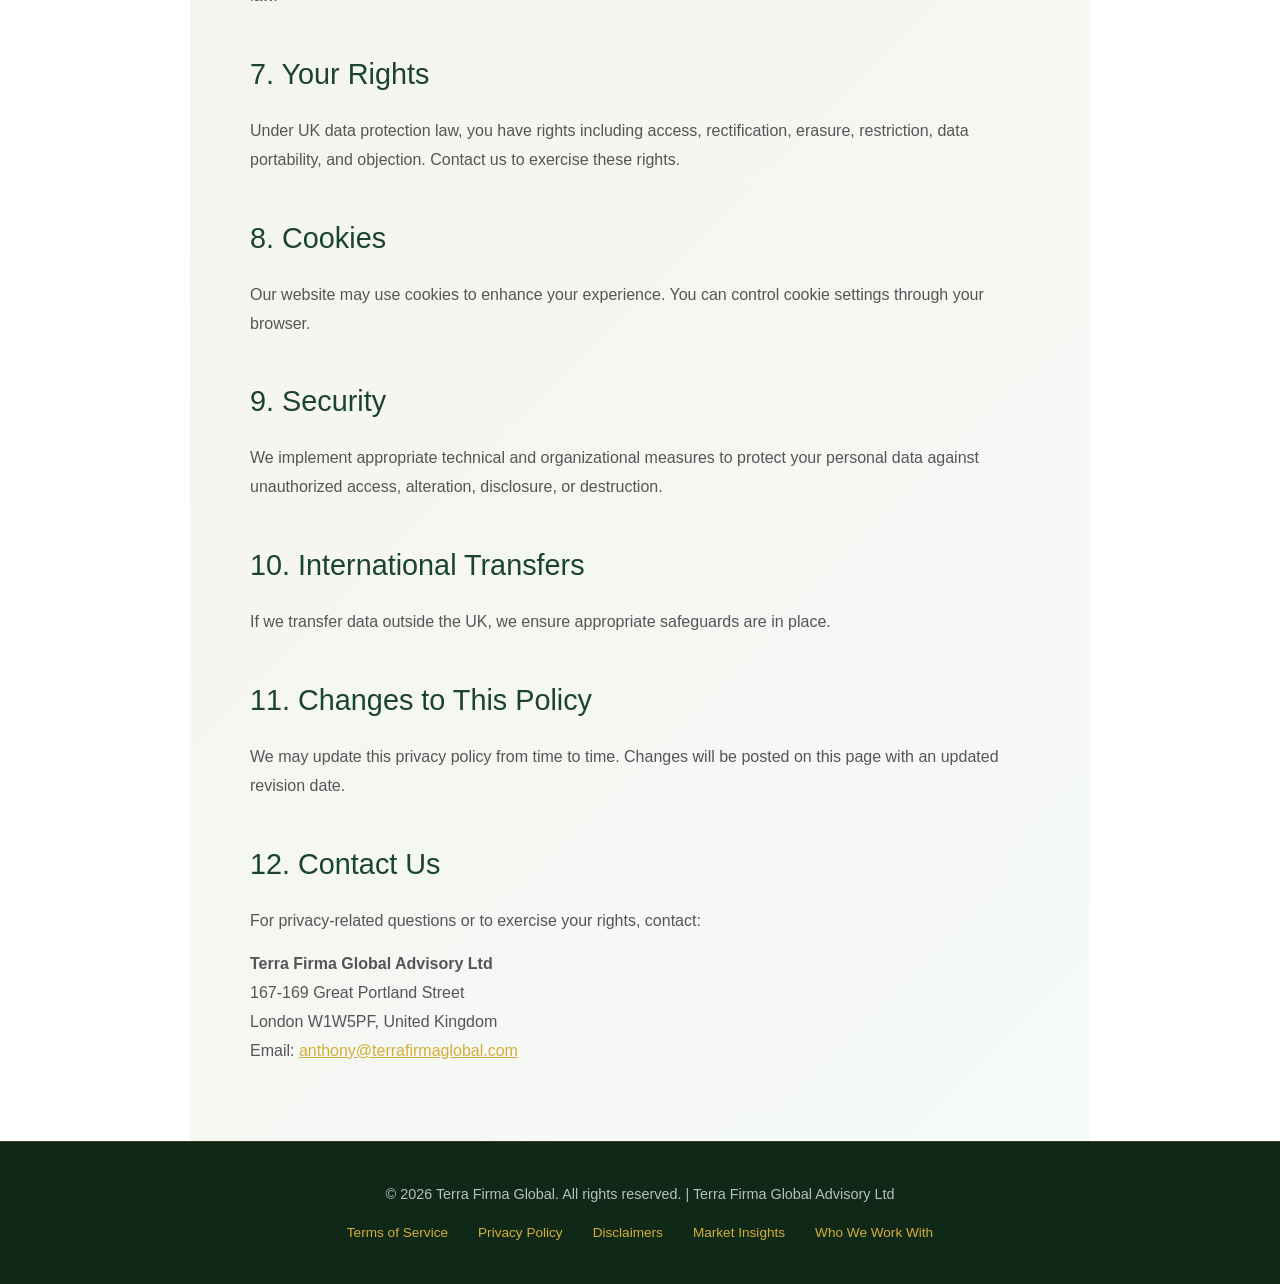
<file: privacy.html>
<!DOCTYPE html>
<html lang="en">
<head>
    <meta charset="UTF-8">
    <meta name="viewport" content="width=device-width, initial-scale=1.0">
    <meta name="description" content="Privacy Policy - Terra Firma Global">
    <title>Privacy Policy | Terra Firma Global</title>
    <link rel="icon" href="assets/Terra%20Firma%20Favicon%20icon.ico" type="image/x-icon">
    <link rel="stylesheet" href="https://cdnjs.cloudflare.com/ajax/libs/font-awesome/6.4.0/css/all.min.css">
    <style>
        * { margin: 0; padding: 0; box-sizing: border-box; }
        html { scroll-behavior: smooth; }
        body { font-family: -apple-system, BlinkMacSystemFont, 'Segoe UI', Roboto, 'Helvetica Neue', Arial, sans-serif; color: #1a1a1a; background: #ffffff; line-height: 1.6; }
        :root { --primary-green: #1b4332; --secondary-green: #2d6a4f; --light-green: #40916c; --warm-gold: #d4af37; --cream: #f5f1e8; --dark-bg: #0f2818; }
        nav { position: fixed; top: 0; width: 100%; background: rgba(255, 255, 255, 0.98); z-index: 1000; padding: 15px 60px; display: flex; justify-content: space-between; align-items: center; border-bottom: 1px solid rgba(27, 67, 50, 0.1); backdrop-filter: blur(10px); }
        nav .logo { height: 70px; width: auto; display: flex; align-items: center; transition: all 0.3s ease; }
        nav .logo:hover { opacity: 0.8; transform: scale(1.05); }
        nav .logo img { height: 100%; width: auto; object-fit: contain; }
        nav a.back-link { color: var(--primary-green); text-decoration: none; font-weight: 500; transition: color 0.3s ease; }
        nav a.back-link:hover { color: var(--light-green); }
        .content { max-width: 900px; margin: 100px auto 0; padding: 60px; background: linear-gradient(135deg, var(--cream) 0%, rgba(64, 145, 108, 0.05) 100%); min-height: calc(100vh - 100px); }
        h1 { color: var(--primary-green); font-size: 2.5rem; margin-bottom: 30px; font-weight: 300; }
        h2 { color: var(--primary-green); font-size: 1.8rem; margin-top: 40px; margin-bottom: 20px; font-weight: 400; }
        h3 { color: var(--secondary-green); font-size: 1.3rem; margin-top: 25px; margin-bottom: 15px; font-weight: 500; }
        p { color: #555; margin-bottom: 15px; line-height: 1.8; }
        ul, ol { margin-left: 30px; margin-bottom: 15px; }
        li { color: #555; margin-bottom: 10px; line-height: 1.8; }
        .last-updated { color: #999; font-size: 0.9rem; font-style: italic; margin-bottom: 30px; }
        footer { background: var(--dark-bg); color: white; padding: 40px 60px; text-align: center; border-top: 1px solid rgba(212, 175, 55, 0.2); }
        footer p { color: rgba(255, 255, 255, 0.7); font-size: 0.9rem; margin-bottom: 15px; }
        .footer-legal { display: flex; justify-content: center; gap: 30px; flex-wrap: wrap; margin-top: 15px; }
        .footer-legal a { color: var(--warm-gold); text-decoration: none; font-size: 0.85rem; transition: opacity 0.3s ease; }
        .footer-legal a:hover { opacity: 0.8; }
        @media (max-width: 768px) { nav { padding: 15px 20px; } .content { padding: 30px 20px; margin-top: 80px; } h1 { font-size: 1.8rem; } h2 { font-size: 1.3rem; } }
    </style>
</head>
<body>
    <nav>
        <a href="index.html" class="logo">
            <img src="assets/logo.png" alt="Terra Firma Global Logo">
        </a>
        <a href="index.html" class="back-link">← Back to Home</a>
    </nav>
    <div class="content">
        <h1>Privacy Policy</h1>
        <p class="last-updated">Last Updated: July 2026</p>
        <h2>1. Introduction</h2>
        <p>Terra Firma Global Advisory Ltd ("we", "our", or "us") respects your privacy and is committed to protecting your personal data. This privacy policy explains how we collect, use, and safeguard your information when you visit our website www.terrafirmaglobal.com.</p>
        <h2>2. Information We Collect</h2>
        <p>We may collect the following types of information:</p>
        <ul>
            <li><strong>Personal Identification Information:</strong> Name, email address, phone number, and company name when you contact us or submit forms.</li>
            <li><strong>Technical Data:</strong> IP address, browser type, device information, and pages visited through cookies and similar technologies.</li>
            <li><strong>Usage Data:</strong> Information about how you use our website and services.</li>
        </ul>
        <h2>3. How We Use Your Information</h2>
        <p>We use the information we collect to:</p>
        <ul>
            <li>Respond to your inquiries and provide requested information or services</li>
            <li>Improve our website and user experience</li>
            <li>Send relevant communications about our services (with your consent)</li>
            <li>Comply with legal obligations</li>
            <li>Analyze website traffic and usage patterns</li>
        </ul>
        <h2>4. Legal Basis for Processing</h2>
        <p>Under UK GDPR, we process your personal data based on: consent, legitimate interests, contract performance, and legal obligations.</p>
        <h2>5. Data Sharing</h2>
        <p>We do not sell your personal data. We may share information with service providers who assist our operations, or when required by law.</p>
        <h2>6. Data Retention</h2>
        <p>We retain personal data only as long as necessary for the purposes outlined in this policy, or as required by law.</p>
        <h2>7. Your Rights</h2>
        <p>Under UK data protection law, you have rights including access, rectification, erasure, restriction, data portability, and objection. Contact us to exercise these rights.</p>
        <h2>8. Cookies</h2>
        <p>Our website may use cookies to enhance your experience. You can control cookie settings through your browser.</p>
        <h2>9. Security</h2>
        <p>We implement appropriate technical and organizational measures to protect your personal data against unauthorized access, alteration, disclosure, or destruction.</p>
        <h2>10. International Transfers</h2>
        <p>If we transfer data outside the UK, we ensure appropriate safeguards are in place.</p>
        <h2>11. Changes to This Policy</h2>
        <p>We may update this privacy policy from time to time. Changes will be posted on this page with an updated revision date.</p>
        <h2>12. Contact Us</h2>
        <p>For privacy-related questions or to exercise your rights, contact:</p>
        <p>
            <strong>Terra Firma Global Advisory Ltd</strong><br>
            167-169 Great Portland Street<br>
            London W1W5PF, United Kingdom<br>
            Email: <a href="mailto:anthony@terrafirmaglobal.com" style="color: var(--warm-gold);">anthony@terrafirmaglobal.com</a>
        </p>
    </div>
    <footer>
        <p>&copy; 2026 Terra Firma Global. All rights reserved. | Terra Firma Global Advisory Ltd</p>
        <div class="footer-legal">
            <a href="terms.html">Terms of Service</a>
            <a href="privacy.html">Privacy Policy</a>
            <a href="disclaimers.html">Disclaimers</a>
            <a href="market-insights.html">Market Insights</a>
            <a href="who-we-work-with.html">Who We Work With</a>
        </div>
    </footer>
</body>
</html>
</file>
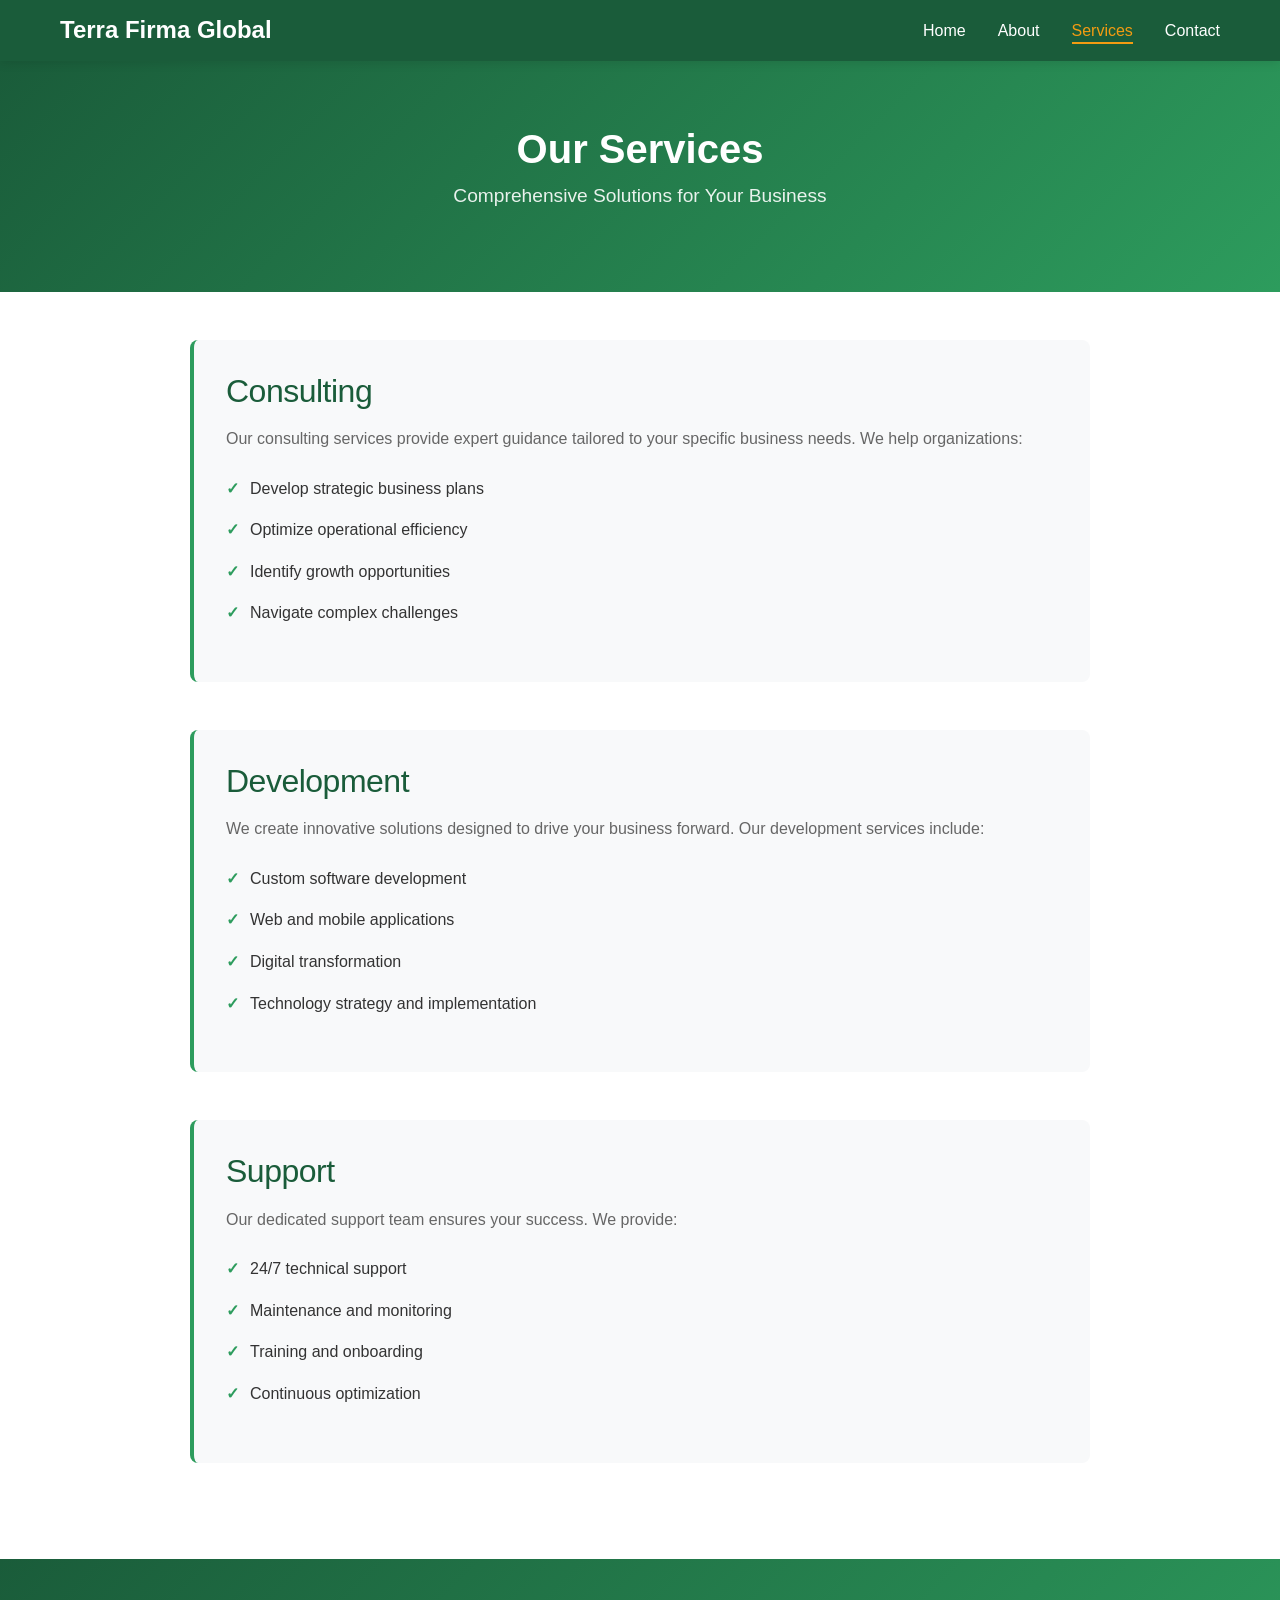
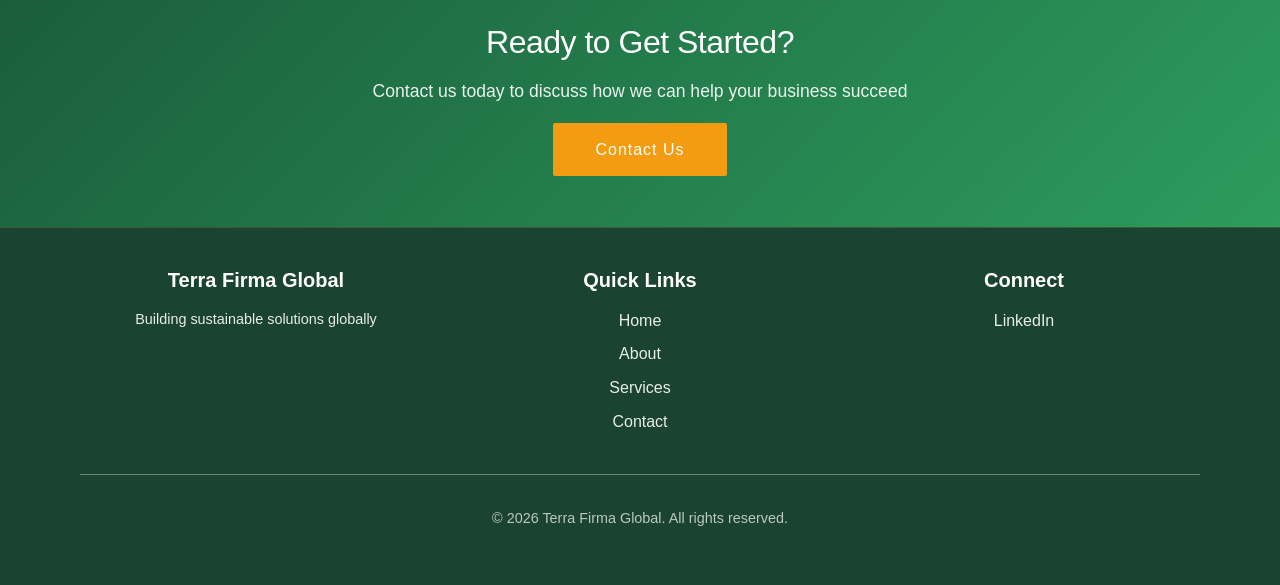
<file: services.html>
<!DOCTYPE html>
<html lang="en">
<head>
    <meta charset="UTF-8">
    <meta name="viewport" content="width=device-width, initial-scale=1.0">
    <meta name="description" content="Services offered by Terra Firma Global">
    <title>Services - Terra Firma Global</title>
    <link rel="stylesheet" href="css/style.css">
    <link rel="stylesheet" href="css/responsive.css">
</head>
<body>
    <!-- Navigation -->
    <nav class="navbar">
        <div class="container">
            <div class="navbar-brand">
                <h1>Terra Firma Global</h1>
            </div>
            <ul class="nav-menu">
                <li><a href="index.html">Home</a></li>
                <li><a href="about.html">About</a></li>
                <li><a href="services.html" class="active">Services</a></li>
                <li><a href="contact.html">Contact</a></li>
            </ul>
            <div class="hamburger">
                <span></span>
                <span></span>
                <span></span>
            </div>
        </div>
    </nav>

    <!-- Page Header -->
    <section class="page-header">
        <h1>Our Services</h1>
        <p>Comprehensive Solutions for Your Business</p>
    </section>

    <!-- Services Content -->
    <div class="container content-section">
        <div class="services-detailed">
            <div class="service-detail">
                <h2>Consulting</h2>
                <p>Our consulting services provide expert guidance tailored to your specific business needs. We help organizations:</p>
                <ul>
                    <li>Develop strategic business plans</li>
                    <li>Optimize operational efficiency</li>
                    <li>Identify growth opportunities</li>
                    <li>Navigate complex challenges</li>
                </ul>
            </div>

            <div class="service-detail">
                <h2>Development</h2>
                <p>We create innovative solutions designed to drive your business forward. Our development services include:</p>
                <ul>
                    <li>Custom software development</li>
                    <li>Web and mobile applications</li>
                    <li>Digital transformation</li>
                    <li>Technology strategy and implementation</li>
                </ul>
            </div>

            <div class="service-detail">
                <h2>Support</h2>
                <p>Our dedicated support team ensures your success. We provide:</p>
                <ul>
                    <li>24/7 technical support</li>
                    <li>Maintenance and monitoring</li>
                    <li>Training and onboarding</li>
                    <li>Continuous optimization</li>
                </ul>
            </div>
        </div>
    </div>

    <!-- Call to Action -->
    <section class="cta-section">
        <div class="container">
            <h2>Ready to Get Started?</h2>
            <p>Contact us today to discuss how we can help your business succeed</p>
            <a href="contact.html" class="cta-button">Contact Us</a>
        </div>
    </section>

    <!-- Footer -->
    <footer class="footer">
        <div class="container">
            <div class="footer-content">
                <div class="footer-section">
                    <h4>Terra Firma Global</h4>
                    <p>Building sustainable solutions globally</p>
                </div>
                <div class="footer-section">
                    <h4>Quick Links</h4>
                    <ul>
                        <li><a href="index.html">Home</a></li>
                        <li><a href="about.html">About</a></li>
                        <li><a href="services.html">Services</a></li>
                        <li><a href="contact.html">Contact</a></li>
                    </ul>
                </div>
                <div class="footer-section">
                    <h4>Connect</h4>
                    <ul>
                        <li><a href="https://www.linkedin.com/in/anthony-h-sandoval/" target="_blank">LinkedIn</a></li>
                    </ul>
                </div>
            </div>
            <div class="footer-bottom">
                <p>&copy; 2026 Terra Firma Global. All rights reserved.</p>
            </div>
        </div>
    </footer>

    <script src="js/main.js"></script>
</body>
</html>
</file>
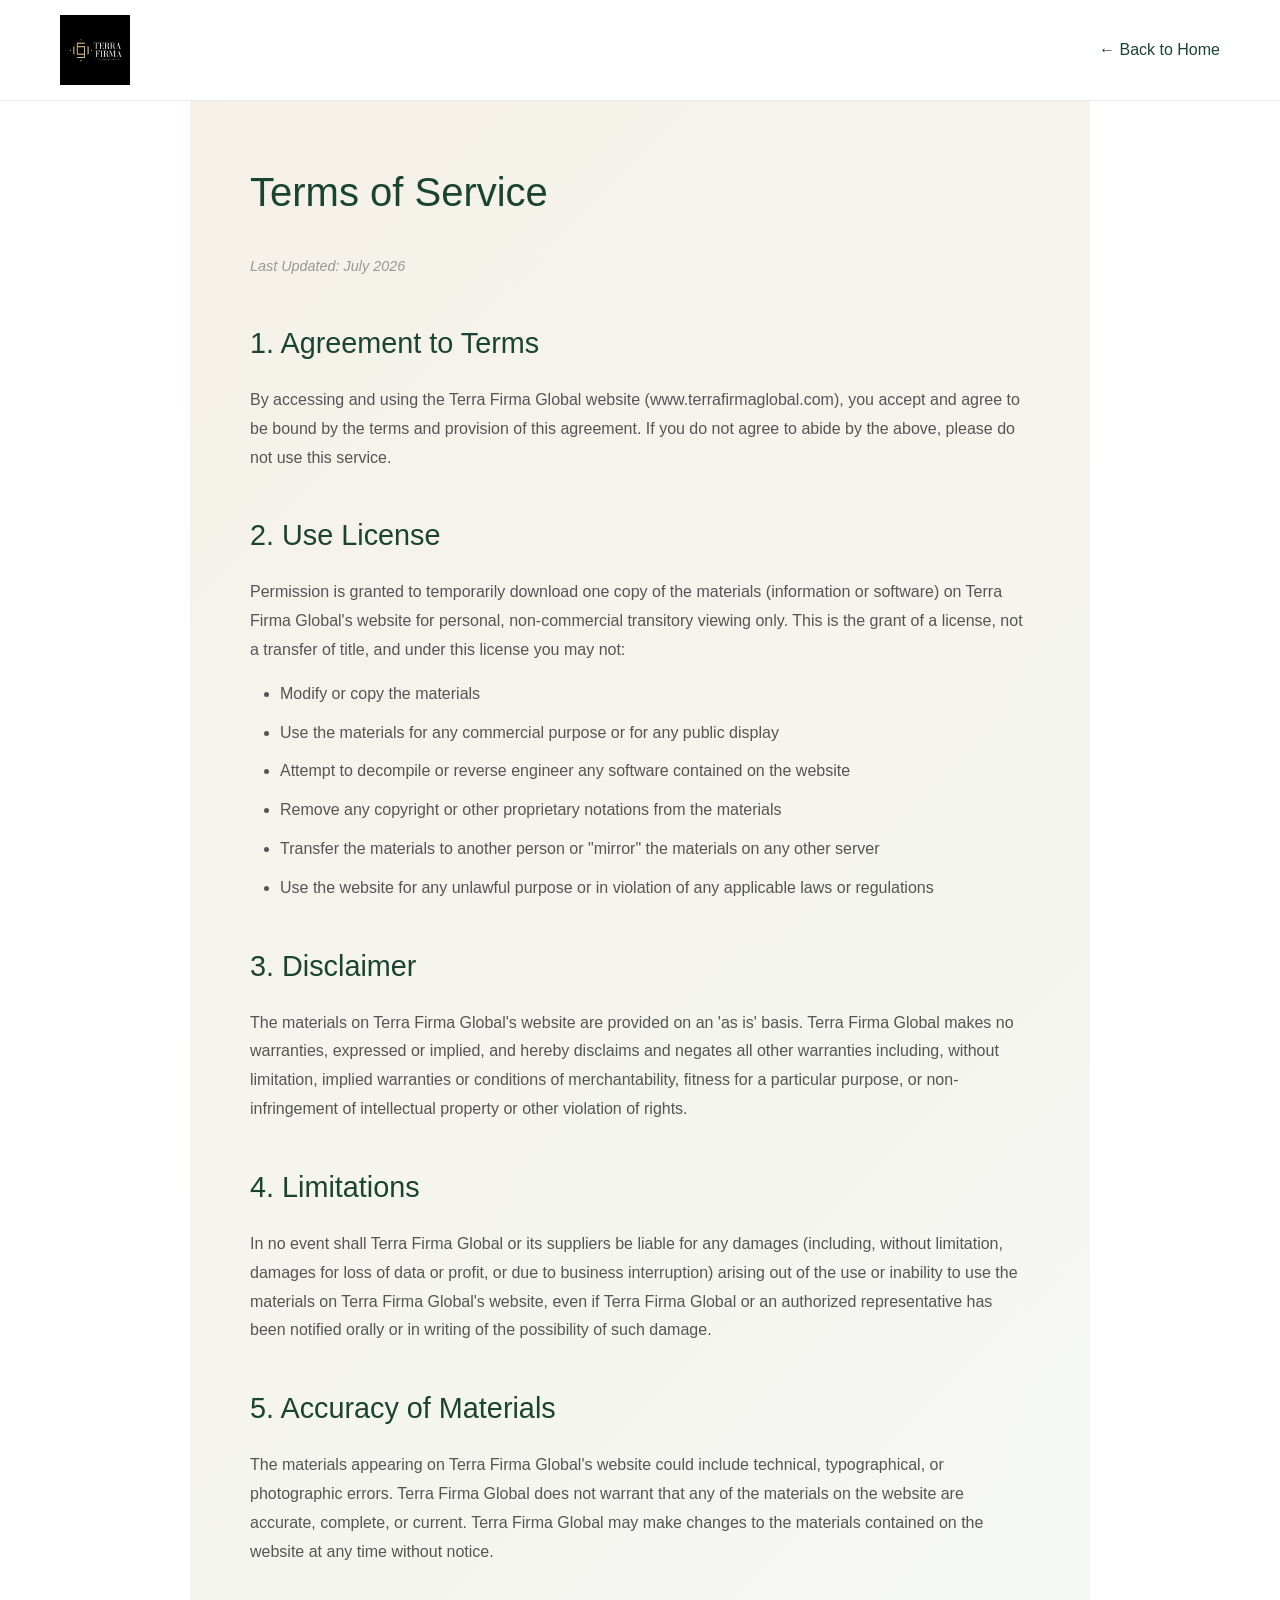
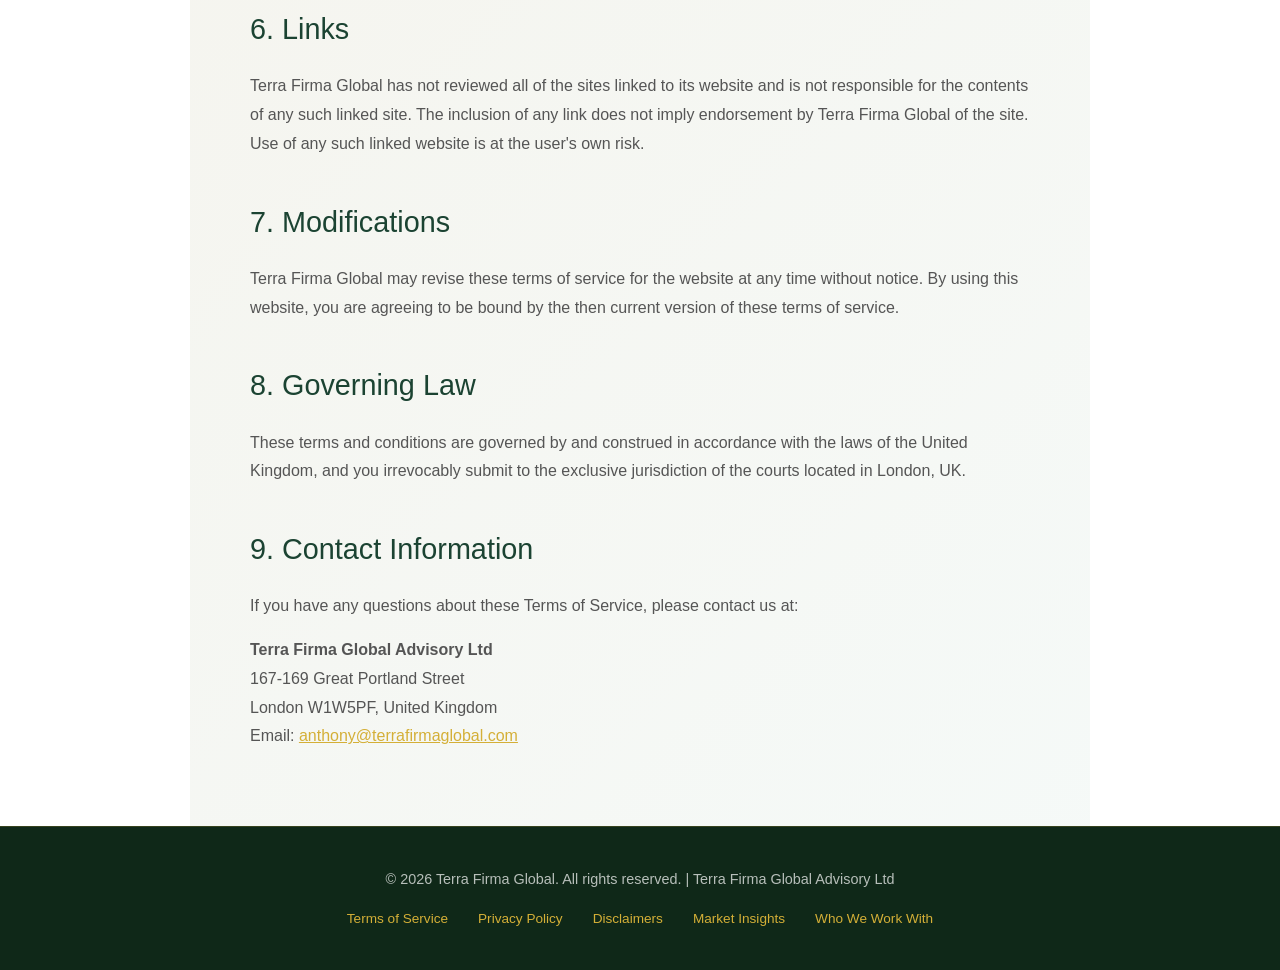
<file: terms.html>
<!DOCTYPE html>
<html lang="en">
<head>
    <meta charset="UTF-8">
    <meta name="viewport" content="width=device-width, initial-scale=1.0">
    <meta name="description" content="Terms of Service - Terra Firma Global">
    <title>Terms of Service | Terra Firma Global</title>
    <link rel="icon" href="assets/Terra%20Firma%20Favicon%20icon.ico" type="image/x-icon">
    <link rel="stylesheet" href="https://cdnjs.cloudflare.com/ajax/libs/font-awesome/6.4.0/css/all.min.css">
    <style>
        * {
            margin: 0;
            padding: 0;
            box-sizing: border-box;
        }

        html {
            scroll-behavior: smooth;
        }

        body {
            font-family: -apple-system, BlinkMacSystemFont, 'Segoe UI', Roboto, 'Helvetica Neue', Arial, sans-serif;
            color: #1a1a1a;
            background: #ffffff;
            line-height: 1.6;
        }

        :root {
            --primary-green: #1b4332;
            --secondary-green: #2d6a4f;
            --light-green: #40916c;
            --warm-gold: #d4af37;
            --cream: #f5f1e8;
            --dark-bg: #0f2818;
        }

        /* Navigation */
        nav {
            position: fixed;
            top: 0;
            width: 100%;
            background: rgba(255, 255, 255, 0.98);
            z-index: 1000;
            padding: 15px 60px;
            display: flex;
            justify-content: space-between;
            align-items: center;
            border-bottom: 1px solid rgba(27, 67, 50, 0.1);
            backdrop-filter: blur(10px);
        }

        nav .logo {
            height: 70px;
            width: auto;
            display: flex;
            align-items: center;
            transition: all 0.3s ease;
        }

        nav .logo:hover {
            opacity: 0.8;
            transform: scale(1.05);
        }

        nav .logo img {
            height: 100%;
            width: auto;
            object-fit: contain;
        }

        nav a.back-link {
            color: var(--primary-green);
            text-decoration: none;
            font-weight: 500;
            transition: color 0.3s ease;
        }

        nav a.back-link:hover {
            color: var(--light-green);
        }

        /* Content */
        .content {
            max-width: 900px;
            margin: 100px auto 0;
            padding: 60px;
            background: linear-gradient(135deg, var(--cream) 0%, rgba(64, 145, 108, 0.05) 100%);
            min-height: calc(100vh - 100px);
        }

        h1 {
            color: var(--primary-green);
            font-size: 2.5rem;
            margin-bottom: 30px;
            font-weight: 300;
        }

        h2 {
            color: var(--primary-green);
            font-size: 1.8rem;
            margin-top: 40px;
            margin-bottom: 20px;
            font-weight: 400;
        }

        h3 {
            color: var(--secondary-green);
            font-size: 1.3rem;
            margin-top: 25px;
            margin-bottom: 15px;
            font-weight: 500;
        }

        p {
            color: #555;
            margin-bottom: 15px;
            line-height: 1.8;
        }

        ul, ol {
            margin-left: 30px;
            margin-bottom: 15px;
        }

        li {
            color: #555;
            margin-bottom: 10px;
            line-height: 1.8;
        }

        .last-updated {
            color: #999;
            font-size: 0.9rem;
            font-style: italic;
            margin-bottom: 30px;
        }

        /* Footer */
        footer {
            background: var(--dark-bg);
            color: white;
            padding: 40px 60px;
            text-align: center;
            border-top: 1px solid rgba(212, 175, 55, 0.2);
        }

        footer p {
            color: rgba(255, 255, 255, 0.7);
            font-size: 0.9rem;
            margin-bottom: 15px;
        }

        .footer-legal {
            display: flex;
            justify-content: center;
            gap: 30px;
            flex-wrap: wrap;
            margin-top: 15px;
        }

        .footer-legal a {
            color: var(--warm-gold);
            text-decoration: none;
            font-size: 0.85rem;
            transition: opacity 0.3s ease;
        }

        .footer-legal a:hover {
            opacity: 0.8;
        }

        @media (max-width: 768px) {
            nav {
                padding: 15px 20px;
            }

            .content {
                padding: 30px 20px;
                margin-top: 80px;
            }

            h1 {
                font-size: 1.8rem;
            }

            h2 {
                font-size: 1.3rem;
            }
        }
    </style>
</head>
<body>
    <!-- Navigation -->
    <nav>
        <a href="index.html" class="logo">
            <img src="assets/logo.png" alt="Terra Firma Global Logo">
        </a>
        <a href="index.html" class="back-link">← Back to Home</a>
    </nav>

    <!-- Content -->
    <div class="content">
        <h1>Terms of Service</h1>
        <p class="last-updated">Last Updated: July 2026</p>

        <h2>1. Agreement to Terms</h2>
        <p>By accessing and using the Terra Firma Global website (www.terrafirmaglobal.com), you accept and agree to be bound by the terms and provision of this agreement. If you do not agree to abide by the above, please do not use this service.</p>

        <h2>2. Use License</h2>
        <p>Permission is granted to temporarily download one copy of the materials (information or software) on Terra Firma Global's website for personal, non-commercial transitory viewing only. This is the grant of a license, not a transfer of title, and under this license you may not:</p>
        <ul>
            <li>Modify or copy the materials</li>
            <li>Use the materials for any commercial purpose or for any public display</li>
            <li>Attempt to decompile or reverse engineer any software contained on the website</li>
            <li>Remove any copyright or other proprietary notations from the materials</li>
            <li>Transfer the materials to another person or "mirror" the materials on any other server</li>
            <li>Use the website for any unlawful purpose or in violation of any applicable laws or regulations</li>
        </ul>

        <h2>3. Disclaimer</h2>
        <p>The materials on Terra Firma Global's website are provided on an 'as is' basis. Terra Firma Global makes no warranties, expressed or implied, and hereby disclaims and negates all other warranties including, without limitation, implied warranties or conditions of merchantability, fitness for a particular purpose, or non-infringement of intellectual property or other violation of rights.</p>

        <h2>4. Limitations</h2>
        <p>In no event shall Terra Firma Global or its suppliers be liable for any damages (including, without limitation, damages for loss of data or profit, or due to business interruption) arising out of the use or inability to use the materials on Terra Firma Global's website, even if Terra Firma Global or an authorized representative has been notified orally or in writing of the possibility of such damage.</p>

        <h2>5. Accuracy of Materials</h2>
        <p>The materials appearing on Terra Firma Global's website could include technical, typographical, or photographic errors. Terra Firma Global does not warrant that any of the materials on the website are accurate, complete, or current. Terra Firma Global may make changes to the materials contained on the website at any time without notice.</p>

        <h2>6. Links</h2>
        <p>Terra Firma Global has not reviewed all of the sites linked to its website and is not responsible for the contents of any such linked site. The inclusion of any link does not imply endorsement by Terra Firma Global of the site. Use of any such linked website is at the user's own risk.</p>

        <h2>7. Modifications</h2>
        <p>Terra Firma Global may revise these terms of service for the website at any time without notice. By using this website, you are agreeing to be bound by the then current version of these terms of service.</p>

        <h2>8. Governing Law</h2>
        <p>These terms and conditions are governed by and construed in accordance with the laws of the United Kingdom, and you irrevocably submit to the exclusive jurisdiction of the courts located in London, UK.</p>

        <h2>9. Contact Information</h2>
        <p>If you have any questions about these Terms of Service, please contact us at:</p>
        <p>
            <strong>Terra Firma Global Advisory Ltd</strong><br>
            167-169 Great Portland Street<br>
            London W1W5PF, United Kingdom<br>
            Email: <a href="mailto:anthony@terrafirmaglobal.com" style="color: var(--warm-gold);">anthony@terrafirmaglobal.com</a>
        </p>
    </div>

    <!-- Footer -->
    <footer>
        <p>&copy; 2026 Terra Firma Global. All rights reserved. | Terra Firma Global Advisory Ltd</p>
        <div class="footer-legal">
            <a href="terms.html">Terms of Service</a>
            <a href="privacy.html">Privacy Policy</a>
            <a href="disclaimers.html">Disclaimers</a>
            <a href="market-insights.html">Market Insights</a>
            <a href="who-we-work-with.html">Who We Work With</a>
        </div>
    </footer>
</body>
</html>
</file>
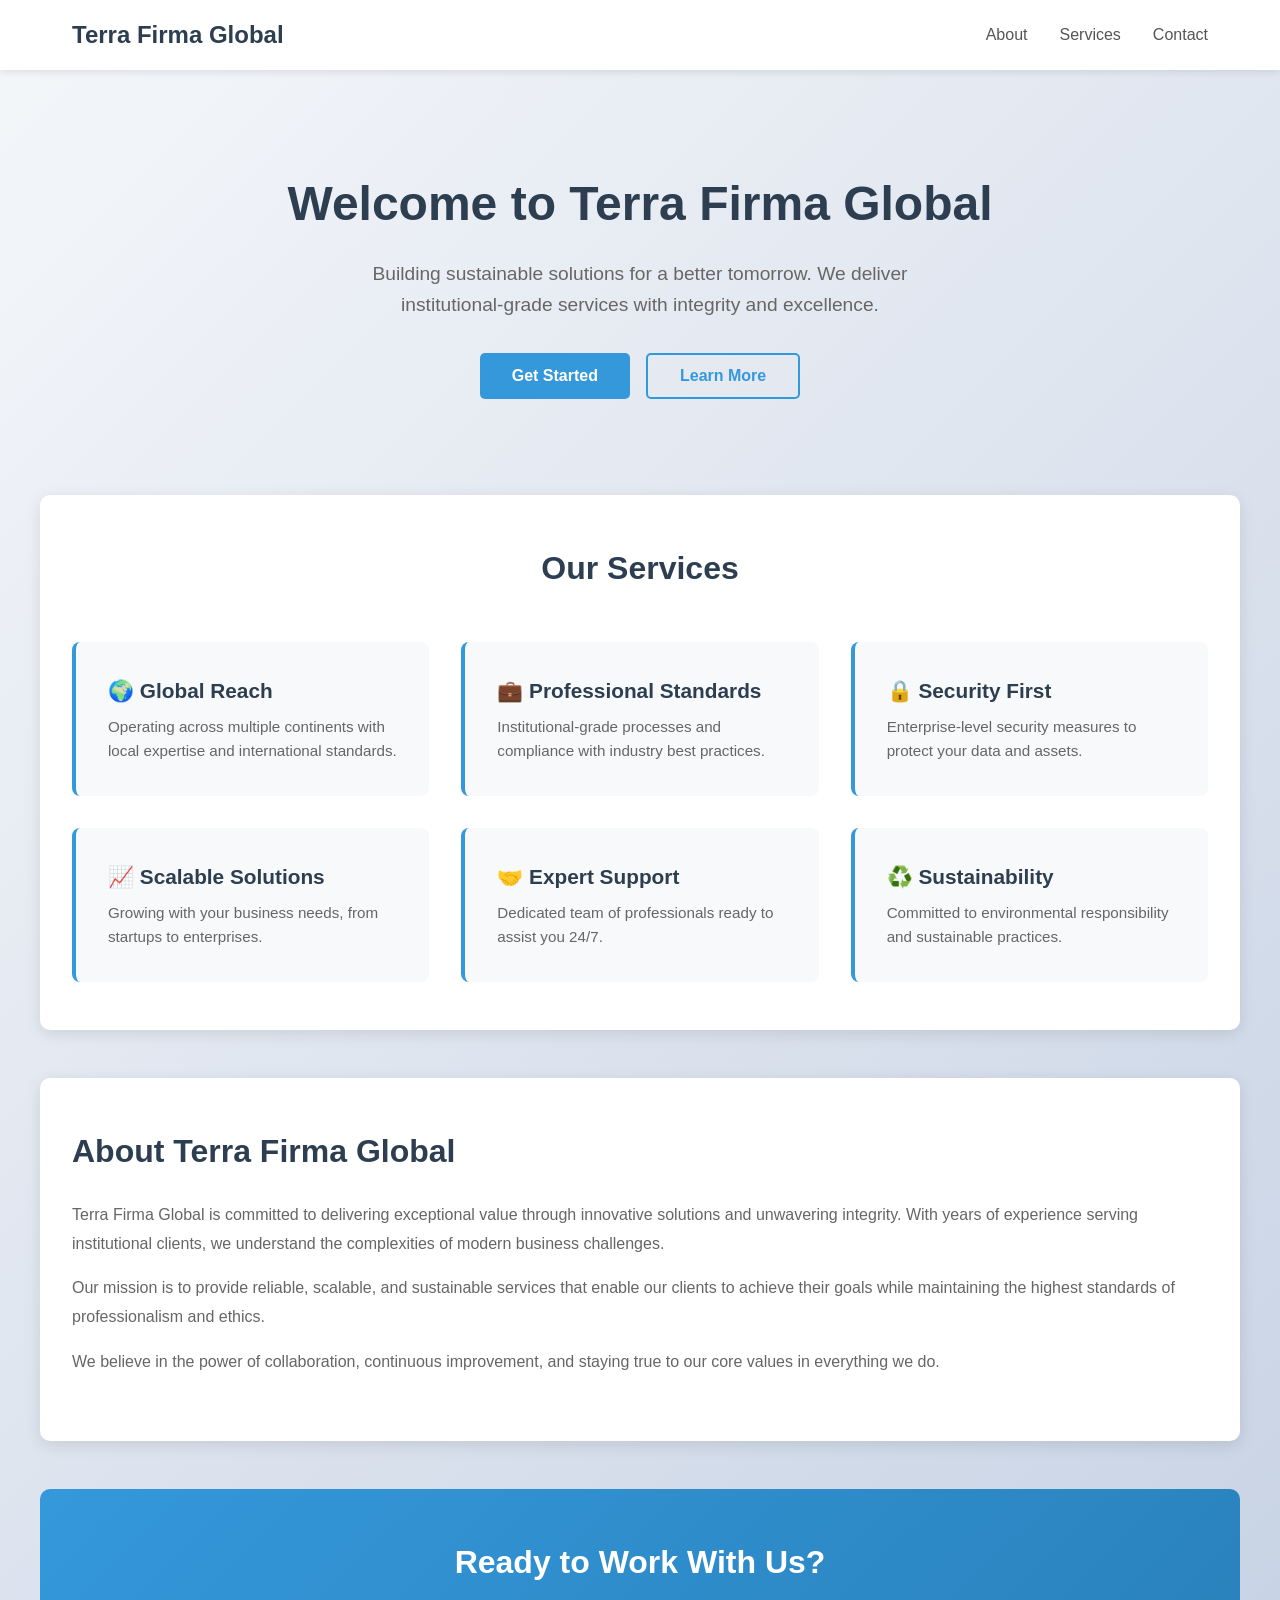
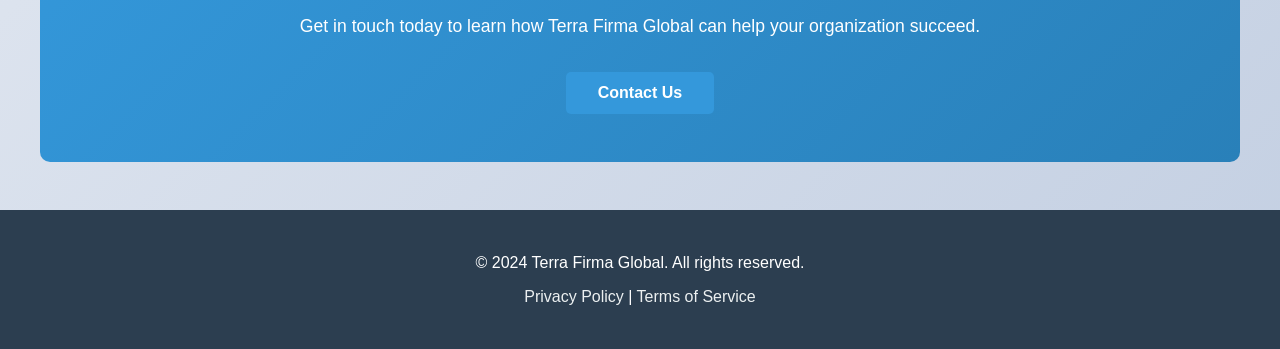
<file: test-institutional.html>
<!DOCTYPE html>
<html lang="en">
<head>
    <meta charset="UTF-8">
    <meta name="viewport" content="width=device-width, initial-scale=1.0">
    <meta name="description" content="Terra Firma Global - Institutional Design">
    <title>Terra Firma Global - Institutional</title>
    <style>
        * {
            margin: 0;
            padding: 0;
            box-sizing: border-box;
        }

        html, body {
            width: 100%;
            min-height: 100vh;
            font-family: -apple-system, BlinkMacSystemFont, 'Segoe UI', Roboto, Oxygen, Ubuntu, Cantarell, sans-serif;
            color: #333;
            line-height: 1.6;
        }

        body {
            background: linear-gradient(135deg, #f5f7fa 0%, #c3cfe2 100%);
        }

        /* Header & Navigation */
        header {
            background: #fff;
            box-shadow: 0 2px 8px rgba(0,0,0,0.1);
            position: sticky;
            top: 0;
            z-index: 100;
        }

        nav {
            max-width: 1200px;
            margin: 0 auto;
            display: flex;
            justify-content: space-between;
            align-items: center;
            padding: 1rem 2rem;
        }

        .logo {
            font-size: 1.5rem;
            font-weight: 700;
            color: #2c3e50;
            text-decoration: none;
        }

        nav ul {
            display: flex;
            list-style: none;
            gap: 2rem;
        }

        nav a {
            text-decoration: none;
            color: #555;
            font-weight: 500;
            transition: color 0.3s ease;
        }

        nav a:hover {
            color: #3498db;
        }

        /* Hero Section */
        .hero {
            max-width: 1200px;
            margin: 3rem auto;
            padding: 3rem 2rem;
            text-align: center;
        }

        .hero h1 {
            font-size: 3rem;
            color: #2c3e50;
            margin-bottom: 1rem;
            font-weight: 700;
        }

        .hero p {
            font-size: 1.2rem;
            color: #666;
            margin-bottom: 2rem;
            max-width: 600px;
            margin-left: auto;
            margin-right: auto;
        }

        .cta-buttons {
            display: flex;
            gap: 1rem;
            justify-content: center;
            flex-wrap: wrap;
        }

        .btn {
            padding: 0.75rem 2rem;
            font-size: 1rem;
            border: none;
            border-radius: 5px;
            cursor: pointer;
            text-decoration: none;
            transition: all 0.3s ease;
            font-weight: 600;
        }

        .btn-primary {
            background: #3498db;
            color: white;
        }

        .btn-primary:hover {
            background: #2980b9;
            transform: translateY(-2px);
            box-shadow: 0 4px 12px rgba(52, 152, 219, 0.3);
        }

        .btn-secondary {
            background: transparent;
            color: #3498db;
            border: 2px solid #3498db;
        }

        .btn-secondary:hover {
            background: #3498db;
            color: white;
            transform: translateY(-2px);
        }

        /* Features Section */
        .features {
            max-width: 1200px;
            margin: 3rem auto;
            padding: 3rem 2rem;
            background: white;
            border-radius: 10px;
            box-shadow: 0 4px 16px rgba(0,0,0,0.1);
        }

        .features h2 {
            font-size: 2rem;
            text-align: center;
            margin-bottom: 3rem;
            color: #2c3e50;
        }

        .feature-grid {
            display: grid;
            grid-template-columns: repeat(auto-fit, minmax(280px, 1fr));
            gap: 2rem;
        }

        .feature-card {
            padding: 2rem;
            background: #f8f9fa;
            border-radius: 8px;
            border-left: 4px solid #3498db;
            transition: transform 0.3s ease, box-shadow 0.3s ease;
        }

        .feature-card:hover {
            transform: translateY(-5px);
            box-shadow: 0 8px 24px rgba(0,0,0,0.1);
        }

        .feature-card h3 {
            font-size: 1.3rem;
            margin-bottom: 0.5rem;
            color: #2c3e50;
        }

        .feature-card p {
            color: #666;
            font-size: 0.95rem;
        }

        /* About Section */
        .about {
            max-width: 1200px;
            margin: 3rem auto;
            padding: 3rem 2rem;
            background: white;
            border-radius: 10px;
            box-shadow: 0 4px 16px rgba(0,0,0,0.1);
        }

        .about h2 {
            font-size: 2rem;
            margin-bottom: 1.5rem;
            color: #2c3e50;
        }

        .about p {
            color: #666;
            margin-bottom: 1rem;
            line-height: 1.8;
        }

        /* Contact Section */
        .contact {
            max-width: 1200px;
            margin: 3rem auto;
            padding: 3rem 2rem;
            background: linear-gradient(135deg, #3498db 0%, #2980b9 100%);
            border-radius: 10px;
            color: white;
            text-align: center;
        }

        .contact h2 {
            font-size: 2rem;
            margin-bottom: 1.5rem;
        }

        .contact p {
            font-size: 1.1rem;
            margin-bottom: 2rem;
        }

        /* Footer */
        footer {
            background: #2c3e50;
            color: white;
            text-align: center;
            padding: 2rem;
            margin-top: 3rem;
        }

        footer p {
            margin: 0.5rem 0;
        }

        /* Responsive */
        @media (max-width: 768px) {
            .hero h1 {
                font-size: 2rem;
            }

            .hero p {
                font-size: 1rem;
            }

            nav ul {
                gap: 1rem;
            }

            nav {
                padding: 1rem;
            }

            .features {
                padding: 1.5rem;
            }

            .about {
                padding: 1.5rem;
            }

            .contact {
                padding: 1.5rem;
            }
        }
    </style>
</head>
<body>
    <!-- Header -->
    <header>
        <nav>
            <a href="#" class="logo">Terra Firma Global</a>
            <ul>
                <li><a href="#about">About</a></li>
                <li><a href="#features">Services</a></li>
                <li><a href="#contact">Contact</a></li>
            </ul>
        </nav>
    </header>

    <!-- Hero Section -->
    <section class="hero">
        <h1>Welcome to Terra Firma Global</h1>
        <p>Building sustainable solutions for a better tomorrow. We deliver institutional-grade services with integrity and excellence.</p>
        <div class="cta-buttons">
            <button class="btn btn-primary">Get Started</button>
            <button class="btn btn-secondary">Learn More</button>
        </div>
    </section>

    <!-- Features Section -->
    <section class="features">
        <h2>Our Services</h2>
        <div class="feature-grid">
            <div class="feature-card">
                <h3>🌍 Global Reach</h3>
                <p>Operating across multiple continents with local expertise and international standards.</p>
            </div>
            <div class="feature-card">
                <h3>💼 Professional Standards</h3>
                <p>Institutional-grade processes and compliance with industry best practices.</p>
            </div>
            <div class="feature-card">
                <h3>🔒 Security First</h3>
                <p>Enterprise-level security measures to protect your data and assets.</p>
            </div>
            <div class="feature-card">
                <h3>📈 Scalable Solutions</h3>
                <p>Growing with your business needs, from startups to enterprises.</p>
            </div>
            <div class="feature-card">
                <h3>🤝 Expert Support</h3>
                <p>Dedicated team of professionals ready to assist you 24/7.</p>
            </div>
            <div class="feature-card">
                <h3>♻️ Sustainability</h3>
                <p>Committed to environmental responsibility and sustainable practices.</p>
            </div>
        </div>
    </section>

    <!-- About Section -->
    <section class="about" id="about">
        <h2>About Terra Firma Global</h2>
        <p>Terra Firma Global is committed to delivering exceptional value through innovative solutions and unwavering integrity. With years of experience serving institutional clients, we understand the complexities of modern business challenges.</p>
        <p>Our mission is to provide reliable, scalable, and sustainable services that enable our clients to achieve their goals while maintaining the highest standards of professionalism and ethics.</p>
        <p>We believe in the power of collaboration, continuous improvement, and staying true to our core values in everything we do.</p>
    </section>

    <!-- Contact Section -->
    <section class="contact" id="contact">
        <h2>Ready to Work With Us?</h2>
        <p>Get in touch today to learn how Terra Firma Global can help your organization succeed.</p>
        <button class="btn btn-primary">Contact Us</button>
    </section>

    <!-- Footer -->
    <footer>
        <p>&copy; 2024 Terra Firma Global. All rights reserved.</p>
        <p><a href="#" style="color: #ecf0f1; text-decoration: none;">Privacy Policy</a> | <a href="#" style="color: #ecf0f1; text-decoration: none;">Terms of Service</a></p>
    </footer>
</body>
</html>
</file>
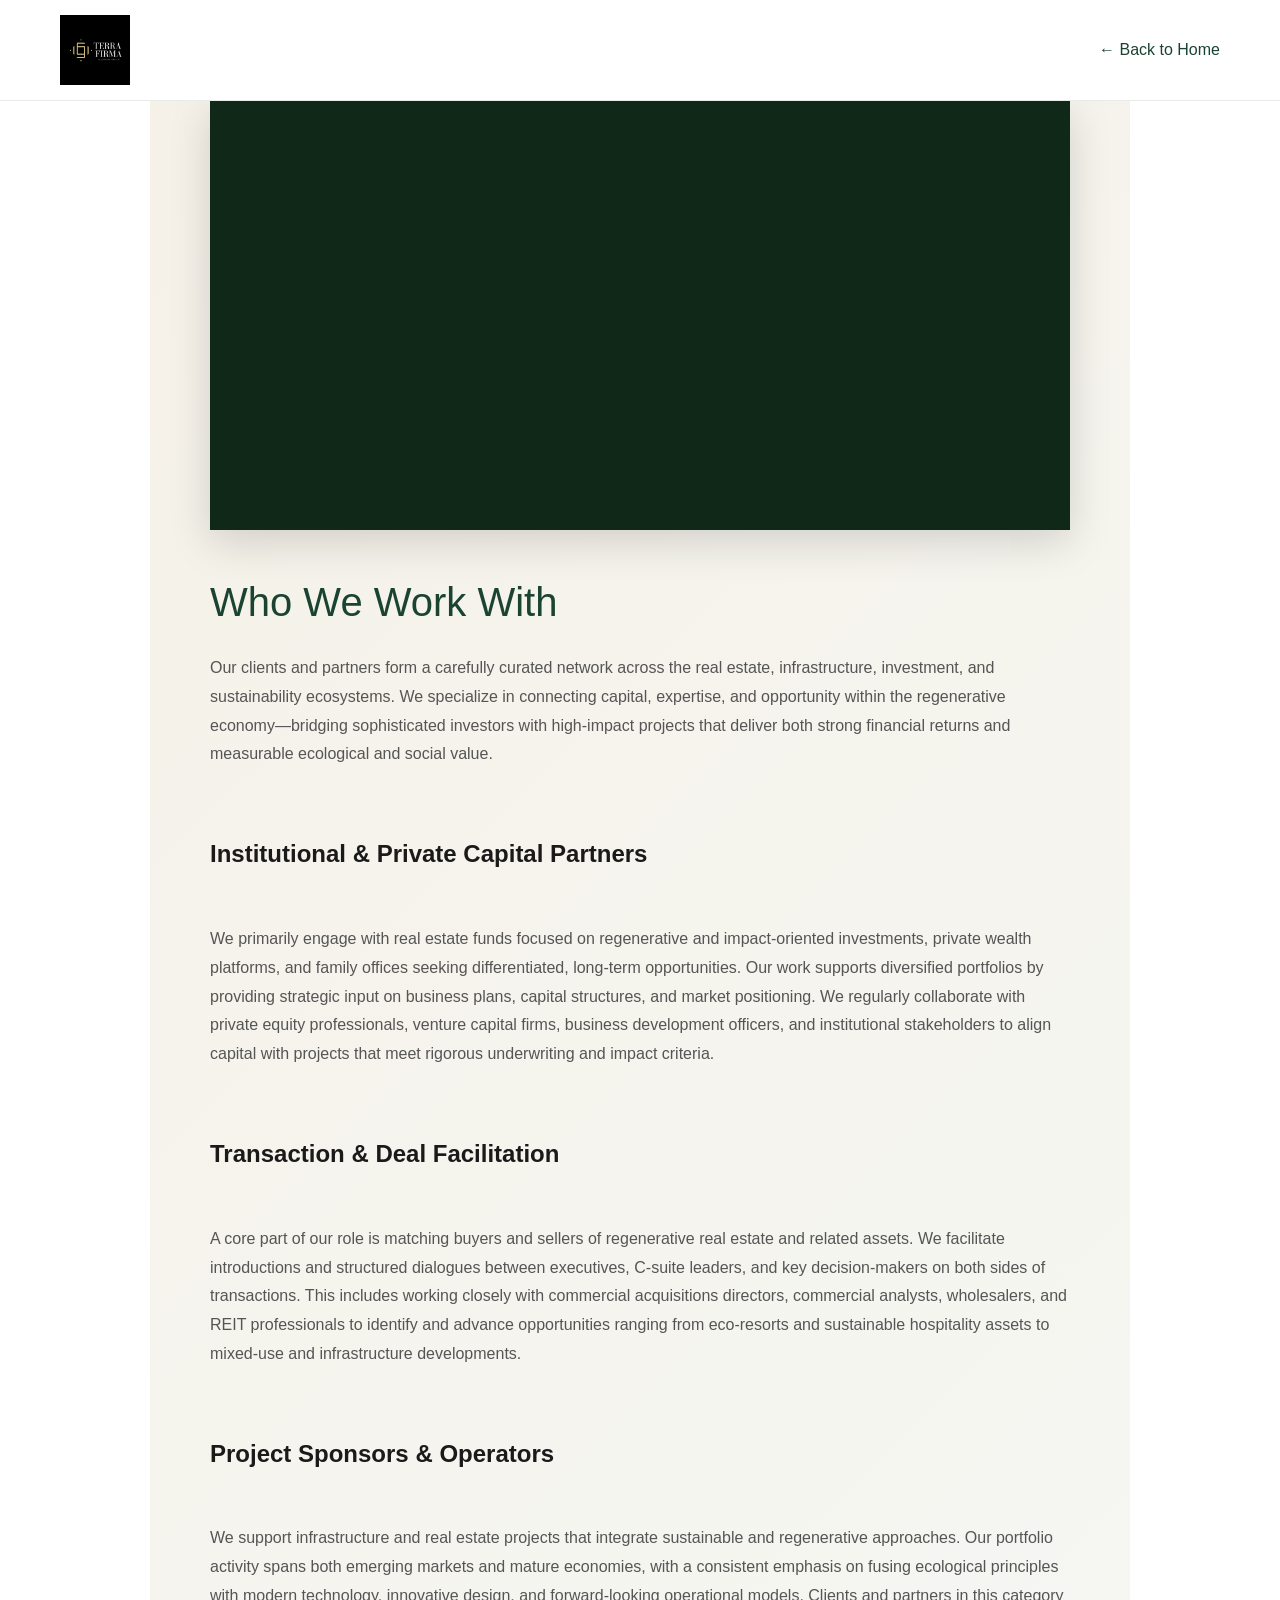
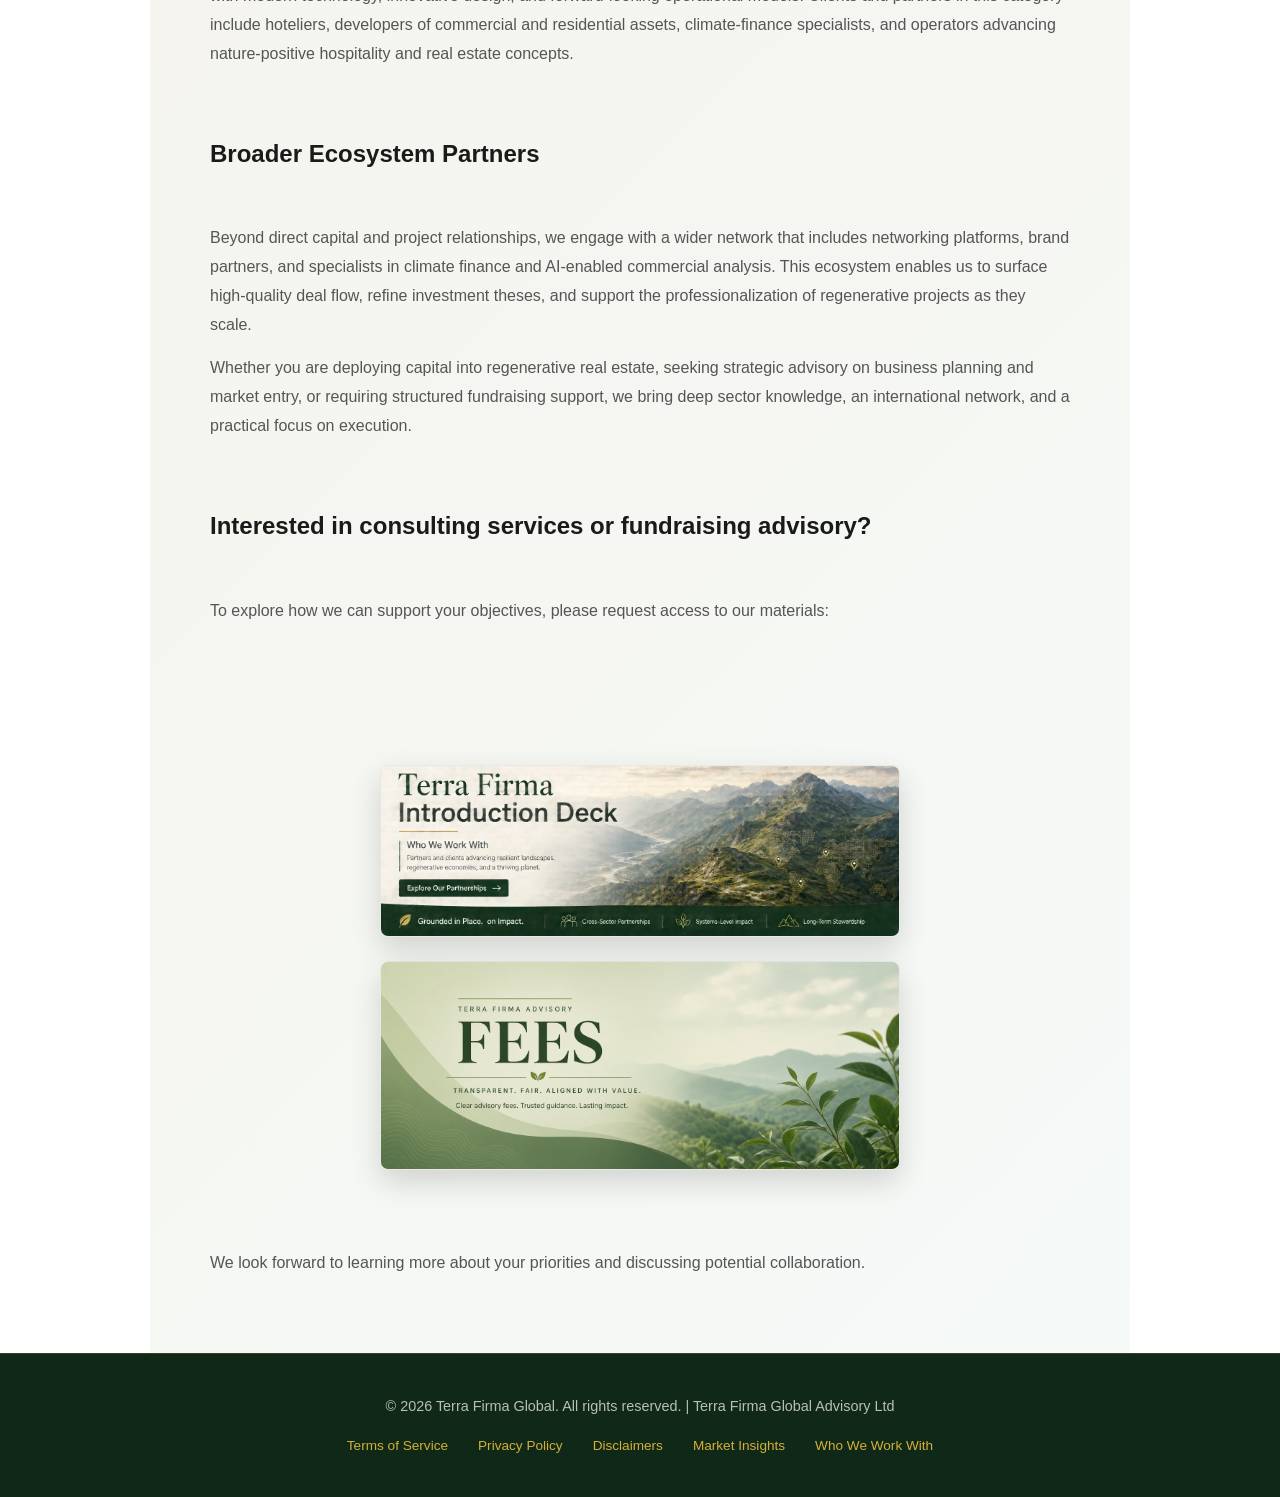
<file: who-we-work-with.html>
<!DOCTYPE html>
<html lang="en">
<head>

    <!-- Who We Work With page -->
<link rel="icon" href="assets/Terra%20Firma%20Favicon%20icon.ico" type="image/x-icon">
    
    <meta charset="UTF-8">
    <meta name="viewport" content="width=device-width, initial-scale=1.0">
    <meta name="description" content="Who We Work With - Terra Firma Global">
    <title>Who We Work With | Terra Firma Global</title>
    <link rel="stylesheet" href="https://cdnjs.cloudflare.com/ajax/libs/font-awesome/6.4.0/css/all.min.css">
    <style>
        * {
            margin: 0;
            padding: 0;
            box-sizing: border-box;
        }

        html {
            scroll-behavior: smooth;
        }

        body {
            font-family: -apple-system, BlinkMacSystemFont, 'Segoe UI', Roboto, 'Helvetica Neue', Arial, sans-serif;
            color: #1a1a1a;
            background: #ffffff;
            line-height: 1.6;
        }

        :root {
            --primary-green: #1b4332;
            --secondary-green: #2d6a4f;
            --light-green: #40916c;
            --warm-gold: #d4af37;
            --cream: #f5f1e8;
            --dark-bg: #0f2818;
        }

        nav {
            position: fixed;
            top: 0;
            width: 100%;
            background: rgba(255, 255, 255, 0.98);
            z-index: 1000;
            padding: 15px 60px;
            display: flex;
            justify-content: space-between;
            align-items: center;
            border-bottom: 1px solid rgba(27, 67, 50, 0.1);
            backdrop-filter: blur(10px);
        }

        nav .logo {
            height: 70px;
            width: auto;
            display: flex;
            align-items: center;
            transition: all 0.3s ease;
        }

        nav .logo:hover {
            opacity: 0.8;
            transform: scale(1.05);
        }

        nav .logo img {
            height: 100%;
            width: auto;
            object-fit: contain;
        }

        nav a.back-link {
            color: var(--primary-green);
            text-decoration: none;
            font-weight: 500;
            transition: color 0.3s ease;
        }

        nav a.back-link:hover {
            color: var(--light-green);
        }

        .content {
            max-width: 980px;
            margin: 100px auto 0;
            padding: 0 60px 60px;
            background: linear-gradient(135deg, var(--cream) 0%, rgba(64, 145, 108, 0.05) 100%);
            min-height: calc(100vh - 100px);
        }

        h1 {
            color: var(--primary-green);
            font-size: 2.5rem;
            margin-bottom: 20px;
            font-weight: 300;
        }

        p {
            color: #555;
            margin-bottom: 15px;
            line-height: 1.8;
        }

        .intro {
            margin-bottom: 35px;
        }

        .content-block {
            background: rgba(255, 255, 255, 0.78);
            border: 1px solid rgba(27, 67, 50, 0.1);
            border-radius: 12px;
            padding: 22px;
        }

        /* Top Video */
        .top-video-wrap {
            width: 100%;
            max-width: none;
            margin: 0 0 40px;
            border-radius: 0;
            overflow: hidden;
            box-shadow: 0 12px 40px rgba(0, 0, 0, 0.15);
            background: #0f2818;
        }

        .top-video {
            display: block;
            width: 100%;
            height: auto;
            max-height: 480px;
            object-fit: cover;
            border-radius: 0;
        }

        /* Banner links (Introduction Deck + Advisory Fees) */
        .banner-links {
            display: flex;
            gap: 24px;
            justify-content: center;
            align-items: center;
            margin: 22px 0 28px;
            flex-wrap: wrap;
        }

        .banner-links a {
            display: block;
            flex: 1 1 420px; /* allow to grow/shrink, base width */
            max-width: 520px;
            text-align: center;
        }

        .banner-img {
            width: 100%;
            height: auto;
            display: block;
            border-radius: 8px;
            box-shadow: 0 12px 30px rgba(0,0,0,0.15);
            border: 1px solid rgba(0,0,0,0.06);
        }

        footer {
            background: var(--dark-bg);
            color: white;
            padding: 40px 60px;
            text-align: center;
            border-top: 1px solid rgba(212, 175, 55, 0.2);
        }

        footer p {
            color: rgba(255, 255, 255, 0.7);
            font-size: 0.9rem;
            margin-bottom: 15px;
        }

        .footer-legal {
            display: flex;
            justify-content: center;
            gap: 30px;
            flex-wrap: wrap;
            margin-top: 15px;
        }

        .footer-legal a {
            color: var(--warm-gold);
            text-decoration: none;
            font-size: 0.85rem;
            transition: opacity 0.3s ease;
        }

        .footer-legal a:hover {
            opacity: 0.8;
        }

        @media (max-width: 768px) {
            nav {
                padding: 15px 20px;
            }

            .content {
                padding: 0 20px 30px;
                margin-top: 80px;
            }

            h1 {
                font-size: 1.8rem;
            }

            .top-video-wrap {
                margin-bottom: 30px;
                border-radius: 0;
            }

            .top-video {
                max-height: 280px;
                border-radius: 0;
            }

            .banner-links {
                flex-direction: column;
                gap: 16px;
            }

            .banner-links a {
                max-width: 100%;
            }
        }
    </style>
</head>
<body>
    <nav>
        <a href="index.html" class="logo">
            <img src="assets/logo.png" alt="Terra Firma Global Logo">
        </a>
        <a href="index.html" class="back-link">← Back to Home</a>
    </nav>

    <div class="content">
        <div class="top-video-wrap">
            <video autoplay muted loop playsinline class="top-video">
                <source src="assets/345896_medium.mp4" type="video/mp4">
                Your browser does not support the video tag.
            </video>
        </div>

        <section class="who-we-work-with">
            <h1>Who We Work With</h1>

            <p>Our clients and partners form a carefully curated network across the real estate, infrastructure, investment, and sustainability ecosystems. We specialize in connecting capital, expertise, and opportunity within the regenerative economy—bridging sophisticated investors with high-impact projects that deliver both strong financial returns and measurable ecological and social value.</p>
            <br></br>
            <h2>Institutional &amp; Private Capital Partners</h2>
            <br></br>
            <p>We primarily engage with real estate funds focused on regenerative and impact-oriented investments, private wealth platforms, and family offices seeking differentiated, long-term opportunities. Our work supports diversified portfolios by providing strategic input on business plans, capital structures, and market positioning. We regularly collaborate with private equity professionals, venture capital firms, business development officers, and institutional stakeholders to align capital with projects that meet rigorous underwriting and impact criteria.</p>
            <br></br>
            <h2>Transaction &amp; Deal Facilitation</h2>
            <br></br>
            <p>A core part of our role is matching buyers and sellers of regenerative real estate and related assets. We facilitate introductions and structured dialogues between executives, C-suite leaders, and key decision-makers on both sides of transactions. This includes working closely with commercial acquisitions directors, commercial analysts, wholesalers, and REIT professionals to identify and advance opportunities ranging from eco-resorts and sustainable hospitality assets to mixed-use and infrastructure developments.</p>
            <br></br>
            <h2>Project Sponsors &amp; Operators</h2>
            <br></br>
            <p>We support infrastructure and real estate projects that integrate sustainable and regenerative approaches. Our portfolio activity spans both emerging markets and mature economies, with a consistent emphasis on fusing ecological principles with modern technology, innovative design, and forward-looking operational models. Clients and partners in this category include hoteliers, developers of commercial and residential assets, climate-finance specialists, and operators advancing nature-positive hospitality and real estate concepts.</p>
            <br></br>
            <h2>Broader Ecosystem Partners</h2>
            <br></br>
            <p>Beyond direct capital and project relationships, we engage with a wider network that includes networking platforms, brand partners, and specialists in climate finance and AI-enabled commercial analysis. This ecosystem enables us to surface high-quality deal flow, refine investment theses, and support the professionalization of regenerative projects as they scale.</p>

            <p>Whether you are deploying capital into regenerative real estate, seeking strategic advisory on business planning and market entry, or requiring structured fundraising support, we bring deep sector knowledge, an international network, and a practical focus on execution.</p>
            <br></br>
            <h2>Interested in consulting services or fundraising advisory?</h2>
            <br></br>
            <p>To explore how we can support your objectives, please request access to our materials:</p> <br></br> <br></br>

            <div class="banner-links">
                <a href="https://bit.ly/TerraFirmaIntroDeck" target="_blank" rel="noopener noreferrer">
                    <img src="assets/tfintrodeckbanner.jpg" alt="Terra Firma Introduction Deck" class="banner-img">
                </a>
                <a href="https://bit.ly/TerraFirmaAdvisoryFees" target="_blank" rel="noopener noreferrer">
                    <img src="assets/tffeesbanner.jpg" alt="Terra Firma Advisory Fees" class="banner-img">
                </a>
            </div>

            <br></br>
            <p>We look forward to learning more about your priorities and discussing potential collaboration.</p>
        </section>
    </div>

    <footer>
        <p>&copy; 2026 Terra Firma Global. All rights reserved. | Terra Firma Global Advisory Ltd</p>
        <div class="footer-legal">
            <a href="terms.html">Terms of Service</a>
            <a href="privacy.html">Privacy Policy</a>
            <a href="disclaimers.html">Disclaimers</a>
            <a href="market-insights.html">Market Insights</a>
            <a href="who-we-work-with.html">Who We Work With</a>
        </div>
    </footer>
</body>
</html>
</file>
<file: css/style.css>
/* Root Variables */
:root {
    --primary-color: #1a5c3a;
    --secondary-color: #2d9c5d;
    --accent-color: #f39c12;
    --text-dark: #333;
    --text-light: #666;
    --bg-light: #f8f9fa;
    --bg-white: #ffffff;
    --border-color: #e0e0e0;
    --transition: all 0.3s ease;
    --primary-green: #1b4332;
    --warm-gold: #d4af37;
}

/* Global Styles */
* {
    margin: 0;
    padding: 0;
    box-sizing: border-box;
}

html {
    scroll-behavior: smooth;
}

body {
    font-family: 'Segoe UI', Tahoma, Geneva, Verdana, sans-serif;
    line-height: 1.6;
    color: var(--text-dark);
    background-color: var(--bg-white);
    margin: 0;
    padding: 0;
}

/* Typography */
h1, h2, h3, h4, h5, h6 {
    color: var(--primary-color);
    margin-bottom: 0.5rem;
    line-height: 1.2;
}

h1 { font-size: 2.5rem; }
h2 { font-size: 2rem; }
h3 { font-size: 1.5rem; }
h4 { font-size: 1.25rem; }

p {
    color: var(--text-light);
    margin-bottom: 1rem;
}

a {
    color: var(--secondary-color);
    text-decoration: none;
    transition: var(--transition);
}

a:hover {
    color: var(--accent-color);
}

/* Container */
.container {
    max-width: 1200px;
    margin: 0 auto;
    padding: 0 20px;
}

/* Navigation */
.navbar {
    background-color: var(--primary-color);
    color: white;
    padding: 1rem 0;
    position: sticky;
    top: 0;
    z-index: 100;
    box-shadow: 0 2px 10px rgba(0, 0, 0, 0.1);
}

.navbar .container {
    display: flex;
    justify-content: space-between;
    align-items: center;
}

.navbar-brand h1 {
    color: white;
    font-size: 1.5rem;
    margin: 0;
}

.navbar-brand .logo-img {
    height: 72px;
    width: auto;
    display: block;
}

.nav-menu {
    display: flex;
    list-style: none;
    gap: 2rem;
}

.nav-menu a {
    color: white;
    transition: var(--transition);
    position: relative;
}

.nav-menu a:hover,
.nav-menu a.active {
    color: var(--accent-color);
}

.nav-menu a.active::after {
    content: '';
    position: absolute;
    bottom: -5px;
    left: 0;
    width: 100%;
    height: 2px;
    background-color: var(--accent-color);
}

.hamburger {
    display: none;
    flex-direction: column;
    cursor: pointer;
}

.hamburger span {
    width: 25px;
    height: 3px;
    background-color: white;
    margin: 5px 0;
    transition: var(--transition);
}

/* Hero Section */
 
/*
 .hero {
     background: linear-gradient(135deg, var(--primary-color) 0%, var(--secondary-color) 100%);
     color: white;
     padding: 6rem 2rem;
     text-align: center;
     min-height: 500px;
     display: flex;
     align-items: center;
     justify-content: center;
 }    
       
*/


/* Hero Section */
.hero {
    background: linear-gradient(135deg, var(--primary-color) 0%, var(--secondary-color) 100%);
    color: white;
    padding: 0 2rem;           /* Reduced side padding */
    min-height: 100vh;
    display: flex;
    align-items: center;
    justify-content: center;
    margin-top: 0;             /* Important: No top margin */
    position: relative;
    overflow: hidden;
}

.hero-content {
    text-align: center;
    max-width: 900px;
    padding: 0 20px;
    z-index: 2;
}


.hero-content h2 {
    color: white;
    font-size: 3rem;
    margin-bottom: 1rem;
}

.hero-content p {
    color: rgba(255, 255, 255, 0.9);
    font-size: 1.3rem;
    margin-bottom: 2rem;
}

/* Buttons */
.cta-button,
.submit-button {
    background-color: var(--accent-color);
    color: white;
    padding: 12px 30px;
    border: none;
    border-radius: 5px;
    font-size: 1rem;
    cursor: pointer;
    transition: var(--transition);
    font-weight: 600;
}

.cta-button:hover,
.submit-button:hover {
    background-color: #e67e22;
    transform: translateY(-2px);
    box-shadow: 0 5px 15px rgba(243, 156, 18, 0.3);
}

/* Services Preview */
.services-preview {
    padding: 4rem 2rem;
    background-color: var(--bg-light);
}

.services-preview h2 {
    text-align: center;
    margin-bottom: 3rem;
}

.services-grid {
    display: grid;
    grid-template-columns: repeat(auto-fit, minmax(280px, 1fr));
    gap: 2rem;
}

.service-card {
    background-color: white;
    padding: 2rem;
    border-radius: 8px;
    box-shadow: 0 4px 15px rgba(0, 0, 0, 0.1);
    transition: var(--transition);
    text-align: center;
}

.service-card:hover {
    transform: translateY(-5px);
    box-shadow: 0 8px 25px rgba(0, 0, 0, 0.15);
}

.service-card h3 {
    color: var(--secondary-color);
    margin-bottom: 1rem;
}

/* About Preview */
.about-preview {
    padding: 4rem 2rem;
    text-align: center;
}

.about-preview p {
    font-size: 1.1rem;
    max-width: 600px;
    margin: 1.5rem auto;
}

.learn-more {
    display: inline-block;
    color: var(--secondary-color);
    font-weight: 600;
    padding: 0.5rem 1rem;
    border-bottom: 2px solid var(--secondary-color);
    transition: var(--transition);
}

.learn-more:hover {
    color: var(--accent-color);
    border-bottom-color: var(--accent-color);
}

/* Page Header */
.page-header {
    background: linear-gradient(135deg, var(--primary-color) 0%, var(--secondary-color) 100%);
    color: white;
    padding: 4rem 2rem;
    text-align: center;
}

.page-header h1 {
    color: white;
    font-size: 2.5rem;
    margin-bottom: 0.5rem;
}

.page-header p {
    color: rgba(255, 255, 255, 0.9);
    font-size: 1.2rem;
}

/* Content Section */
.content-section {
    padding: 3rem 2rem;
}

/* About Content */
.about-content {
    max-width: 800px;
    margin: 0 auto;
}

.about-content h2 {
    margin-top: 2rem;
    margin-bottom: 1rem;
}

.values-list {
    list-style: none;
    margin: 1.5rem 0;
}

.values-list li {
    padding: 0.75rem 0;
    border-bottom: 1px solid var(--border-color);
}

.values-list strong {
    color: var(--secondary-color);
}

.social-link {
    display: inline-block;
    margin-top: 1rem;
    padding: 0.75rem 1.5rem;
    background-color: var(--secondary-color);
    color: white;
    border-radius: 5px;
    transition: var(--transition);
}

.social-link:hover {
    background-color: var(--primary-color);
    transform: translateY(-2px);
}

/* Services Detailed */
.services-detailed {
    max-width: 900px;
    margin: 0 auto;
}

.service-detail {
    margin-bottom: 3rem;
    padding: 2rem;
    background-color: var(--bg-light);
    border-radius: 8px;
    border-left: 4px solid var(--secondary-color);
}

.service-detail h2 {
    margin-bottom: 1rem;
}

.service-detail ul {
    list-style: none;
    margin: 1rem 0;
}

.service-detail li {
    padding: 0.5rem 0;
    padding-left: 1.5rem;
    position: relative;
}

.service-detail li:before {
    content: '✓';
    position: absolute;
    left: 0;
    color: var(--secondary-color);
    font-weight: bold;
}

/* CTA Section */
.cta-section {
    background: linear-gradient(135deg, var(--primary-color) 0%, var(--secondary-color) 100%);
    color: white;
    padding: 4rem 2rem;
    text-align: center;
}

.cta-section h2 {
    color: white;
    margin-bottom: 1rem;
}

.cta-section p {
    color: rgba(255, 255, 255, 0.9);
    margin-bottom: 2rem;
    font-size: 1.1rem;
}

/* Contact Container */
.contact-container {
    display: grid;
    grid-template-columns: 1fr 1fr;
    gap: 3rem;
    max-width: 1000px;
    margin: 0 auto;
}

.contact-info h2 {
    margin-bottom: 1.5rem;
}

.contact-item {
    margin-bottom: 2rem;
    padding-bottom: 2rem;
    border-bottom: 1px solid var(--border-color);
}

.contact-item h3 {
    color: var(--secondary-color);
    margin-bottom: 0.5rem;
}

.contact-item p {
    margin: 0;
}

/* Contact Form */
.contact-form-wrapper h2 {
    margin-bottom: 1.5rem;
}

.contact-form {
    display: flex;
    flex-direction: column;
}

.form-group {
    margin-bottom: 1.5rem;
    display: flex;
    flex-direction: column;
}

.form-group label {
    margin-bottom: 0.5rem;
    font-weight: 600;
    color: var(--text-dark);
}

.form-group input,
.form-group select,
.form-group textarea {
    padding: 0.75rem;
    border: 1px solid var(--border-color);
    border-radius: 5px;
    font-size: 1rem;
    font-family: inherit;
    transition: var(--transition);
    background-color: #fff;
}

.form-group input:focus,
.form-group select:focus,
.form-group textarea:focus {
    outline: none;
    border-color: var(--secondary-color);
    box-shadow: 0 0 0 3px rgba(45, 156, 93, 0.1);
}

.form-note {
    font-size: 0.875rem;
    color: var(--text-light);
}

/* Inline form status message */
.form-status {
    min-height: 1.4em;
    margin-top: 0.75rem;
    font-size: 0.95rem;
}

.form-status--success {
    color: #2d9c5d;
}

.form-status--error {
    color: #d64545;
}

/* Modern Contact Section (screenshot style) */
.contact-section {
    background: #efefef;
    padding: 4.5rem 1.5rem 5rem;
}

.contact-section-inner {
    max-width: 760px;
    margin: 0 auto;
}

.contact-heading {
    text-align: center;
    letter-spacing: 1.5px;
    font-weight: 400;
    color: #7a8da8;
    margin-bottom: 2.2rem;
    text-transform: uppercase;
}

.contact-subheading {
    text-align: center;
    color: #111;
    font-size: 2.2rem;
    font-weight: 400;
    margin-bottom: 2.5rem;
}

.contact-form-modern .form-group-modern {
    margin-bottom: 2rem;
}

.contact-form-modern .form-group-modern label {
    font-size: 1.95rem;
    font-weight: 400;
    color: #2e2e2e;
    margin-bottom: 0.5rem;
}

.contact-form-modern .form-group-modern input,
.contact-form-modern .form-group-modern textarea {
    width: 100%;
    border: none;
    border-bottom: 1px solid #cfcfcf;
    border-radius: 0;
    background: transparent;
    padding: 0.2rem 0 0.45rem;
    font-size: 1rem;
    color: #1a1a1a;
    resize: vertical;
}

.contact-form-modern .form-group-modern input:focus,
.contact-form-modern .form-group-modern textarea:focus {
    outline: none;
    border-bottom-color: #808080;
    box-shadow: none;
}

.submit-button-modern {
    display: inline-flex;
    align-items: center;
    justify-content: center;
    align-self: center;
    margin-top: 0.6rem;
    background: #000;
    color: #fff;
    border-radius: 0;
    letter-spacing: 1px;
    min-width: 110px;
    padding: 0.85rem 1.6rem;
}

.submit-button-modern:hover {
    background: #1d1d1d;
    transform: none;
    box-shadow: none;
}

.submit-button-modern:disabled {
    opacity: 0.7;
    cursor: not-allowed;
}

.contact-legal {
    margin-top: 2rem;
    text-align: center;
    font-size: 0.95rem;
    color: #5e6778;
}

.contact-success {
    text-align: center;
    min-height: 1.5rem;
    margin-top: 0.9rem;
    font-size: 1rem;
}

.contact-success.is-success {
    color: #2d9c5d;
}

.contact-success.is-error {
    color: #d64545;
}

/* Footer - updated to match index.html visual style */
footer, .footer {
    background: var(--primary-green);
    color: white;
    padding: 40px 60px;
    text-align: center;
    border-top: 1px solid rgba(212, 175, 55, 0.2);
}

footer p, .footer p {
    color: rgba(255, 255, 255, 0.7);
    font-size: 0.9rem;
    margin-bottom: 15px;
}

.footer-legal {
    display: flex;
    justify-content: center;
    gap: 30px;
    flex-wrap: wrap;
    margin-top: 15px;
}

.footer-legal a {
    color: var(--warm-gold);
    text-decoration: none;
    font-size: 0.85rem;
    transition: opacity 0.3s ease;
}

.footer-legal a:hover {
    opacity: 0.8;
}

.footer-content {
    display: grid;
    grid-template-columns: repeat(auto-fit, minmax(250px, 1fr));
    gap: 2rem;
    margin-bottom: 2rem;
}

.footer-section h4 {
    color: white;
    margin-bottom: 1rem;
}

.footer-section p {
    color: rgba(255, 255, 255, 0.9);
    margin-bottom: 0;
}

.footer-section ul {
    list-style: none;
}

.footer-section ul li {
    margin-bottom: 0.5rem;
}

.footer-section a {
    color: rgba(255, 255, 255, 0.9);
    transition: var(--transition);
}

.footer-section a:hover {
    color: #fff;
}

.footer-bottom {
    text-align: center;
    padding-top: 2rem;
    border-top: 1px solid rgba(255, 255, 255, 0.35);
    color: rgba(255, 255, 255, 0.9);
    font-size: 0.9rem;
}



.logo {
  display: flex;
  align-items: center;
}

.logo-img {
  height: 92px;           /* Adjust size as needed */
  width: auto;
  max-height: 92px;
  transition: all 0.3s ease;
}

.logo-img:hover {
  transform: scale(1.05);
}

/* Make sure it looks good on mobile */
@media (max-width: 768px) {
  .logo-img {
    height: 40px;
  }
}


/*
.card-image {
    width: 100%;
    height: 220px;
    object-fit: cover;
    display: block;
}
+/ 

/* Logo Video Section */
.logo-video-section {
    padding: 80px 60px;
    text-align: center;
    background: linear-gradient(to bottom, #f8f8f8, #ffffff);
}

.logo-video-section video {
    max-width: 100%;
    max-height: 420px;
    border-radius: 16px;
    box-shadow: 0 15px 40px rgba(27, 67, 50, 0.15);
}


/* ==================== MOBILE NAV ==================== */
@media (max-width: 768px) {
    nav {
        padding: 15px 20px;
        flex-wrap: wrap;
    }

    nav ul {
        display: none;           /* Hide desktop menu on mobile */
        flex-direction: column;
        width: 100%;
        gap: 15px;
        margin-top: 15px;
    }

    /* Show menu when .active class is added */
    nav ul.active {
        display: flex;
    }

    nav li {
        width: 100%;
        text-align: center;
    }

    /* Hamburger Button */
    .hamburger {
        display: block;
        cursor: pointer;
        font-size: 1.8rem;
        background: none;
        border: none;
        color: #1b4332;
    }

    /* Hide on desktop */
    @media (min-width: 769px) {
        .hamburger { display: none; }
    }

    .contact-heading {
        font-size: 2rem;
    }

    .contact-subheading {
        font-size: 1.8rem;
    }
}


.hamburger {
    display: none !important;
}

/* Investment Themes Card Images */
.card-image {
    width: 100%;
    height: 260px;              /* Increase this if needed */
    object-fit: cover;          /* This is the key - fills the area nicely */
    display: block;
    border-top-left-radius: 8px;
    border-top-right-radius: 8px;
}

.card {
    overflow: hidden;
    box-shadow: 0 4px 20px rgba(0,0,0,0.08);
    transition: all 0.3s ease;
}

.card:hover {
    transform: translateY(-8px);
}


/* Services Cards - Square & Architectural Style */
.service-card {
    padding: 45px 35px;
    background: #ffffff;
    border: 2px solid #1b4332;           /* Strong green border */
    border-radius: 0;                    /* Square edges */
    transition: all 0.4s ease;
    position: relative;
    overflow: hidden;
}

.service-card:hover {
    background: #f8f5f0;
    transform: translateY(-6px);
    box-shadow: 0 20px 40px rgba(27, 67, 50, 0.15);
}

/* Optional: Add a left accent bar instead of soft corners */
.service-card::before {
    content: '';
    position: absolute;
    left: 0;
    top: 0;
    width: 6px;
    height: 100%;
    background: var(--warm-gold);
}


/* Make the whole site feel more architectural */
.card, .service-card {
    border-radius: 2px;           /* Very subtle or zero rounding */
    box-shadow: 0 4px 12px rgba(0,0,0,0.06);
}

h2, h3 {
    font-weight: 400;
    letter-spacing: -0.5px;
}

section {
    padding: 110px 5%;
}

/* Cleaner button / CTA style */
.cta-button {
    border-radius: 2px;
    padding: 18px 42px;
    font-weight: 500;
    letter-spacing: 1px;
}



.plain-link {
    color: inherit;
    text-decoration: none;
    border-bottom: none;
}

.plain-link:visited {
    color: inherit;
    text-decoration: none;
}

.plain-link:hover,
.plain-link:focus {
    color: inherit;
    text-decoration: none;
}

.top-video-wrap {
    width: 70%;
    margin-bottom: 36px;
    border-radius: 16px;
    overflow: hidden;
    box-shadow: 0 16px 40px rgba(15, 40, 24, 0.18);
    background: #000;
}

.top-video {
    width: 50%;
    display: block;
    aspect-ratio: 16 / 9;
    object-fit: cover;
}
</file>
<file: css/responsive.css>
/* Responsive Design */

/* Tablets (768px and below) */
@media (max-width: 768px) {
    /* Typography */
    h1 { font-size: 2rem; }
    h2 { font-size: 1.5rem; }
    h3 { font-size: 1.25rem; }

    /* Navigation */
    .nav-menu {
        display: none;
        position: absolute;
        top: 60px;
        left: 0;
        flex-direction: column;
        width: 100%;
        background-color: var(--primary-color);
        gap: 0;
    }

    .nav-menu.active {
        display: flex;
    }

    .nav-menu a {
        padding: 1rem;
        border-bottom: 1px solid rgba(255, 255, 255, 0.1);
    }

    .hamburger {
        display: flex;
    }

    /* Hero Section */
    .hero {
        padding: 4rem 1rem;
        min-height: 350px;
    }

    .hero-content h2 {
        font-size: 2rem;
    }

    .hero-content p {
        font-size: 1.1rem;
    }

    /* Services Grid */
    .services-grid {
        grid-template-columns: 1fr;
    }

    /* Page Header */
    .page-header {
        padding: 3rem 1rem;
    }

    .page-header h1 {
        font-size: 2rem;
    }

    .page-header p {
        font-size: 1rem;
    }

    /* Contact Container */
    .contact-container {
        grid-template-columns: 1fr;
        gap: 2rem;
    }

    /* Contact Info – extra top breathing room on mobile */
    .contact-info {
        padding-top: 2.5rem;
    }

    /* Content Section */
    .content-section {
        padding: 2rem 1rem;
    }
}

/* Mobile Phones (480px and below) */
@media (max-width: 480px) {
    /* Container */
    .container {
        padding: 0 15px;
    }

    /* Typography */
    h1 { font-size: 1.5rem; }
    h2 { font-size: 1.25rem; }
    h3 { font-size: 1rem; }

    /* Navigation Brand */
    .navbar-brand h1 {
        font-size: 1.25rem;
    }

    /* Hero Section */
    .hero {
        padding: 3rem 1rem;
        min-height: 300px;
    }

    .hero-content h2 {
        font-size: 1.5rem;
    }

    .hero-content p {
        font-size: 1rem;
    }

    /* Buttons */
    .cta-button,
    .submit-button {
        width: 100%;
    }

    /* Service Cards */
    .service-card {
        padding: 1.5rem;
    }

    /* Footer */
    .footer-content {
        grid-template-columns: 1fr;
        gap: 1.5rem;
    }

    /* About Content */
    .about-content {
        padding: 0 1rem;
    }

    /* Services Detailed */
    .service-detail {
        padding: 1.5rem;
    }

    /* CTA Section */
    .cta-section {
        padding: 2rem 1rem;
    }

    .cta-section h2 {
        font-size: 1.5rem;
    }

    /* Contact Form */
    .contact-form {
        gap: 1rem;
    }
}

/* Large Screens (1440px and above) */
@media (min-width: 1440px) {
    .container {
        max-width: 1400px;
    }

    h1 { font-size: 3rem; }
    h2 { font-size: 2.25rem; }
    h3 { font-size: 1.75rem; }

    /* Hero Section */
    .hero {
        padding: 8rem 2rem;
        min-height: 600px;
    }

    .hero-content h2 {
        font-size: 3.5rem;
    }
}
</file>
